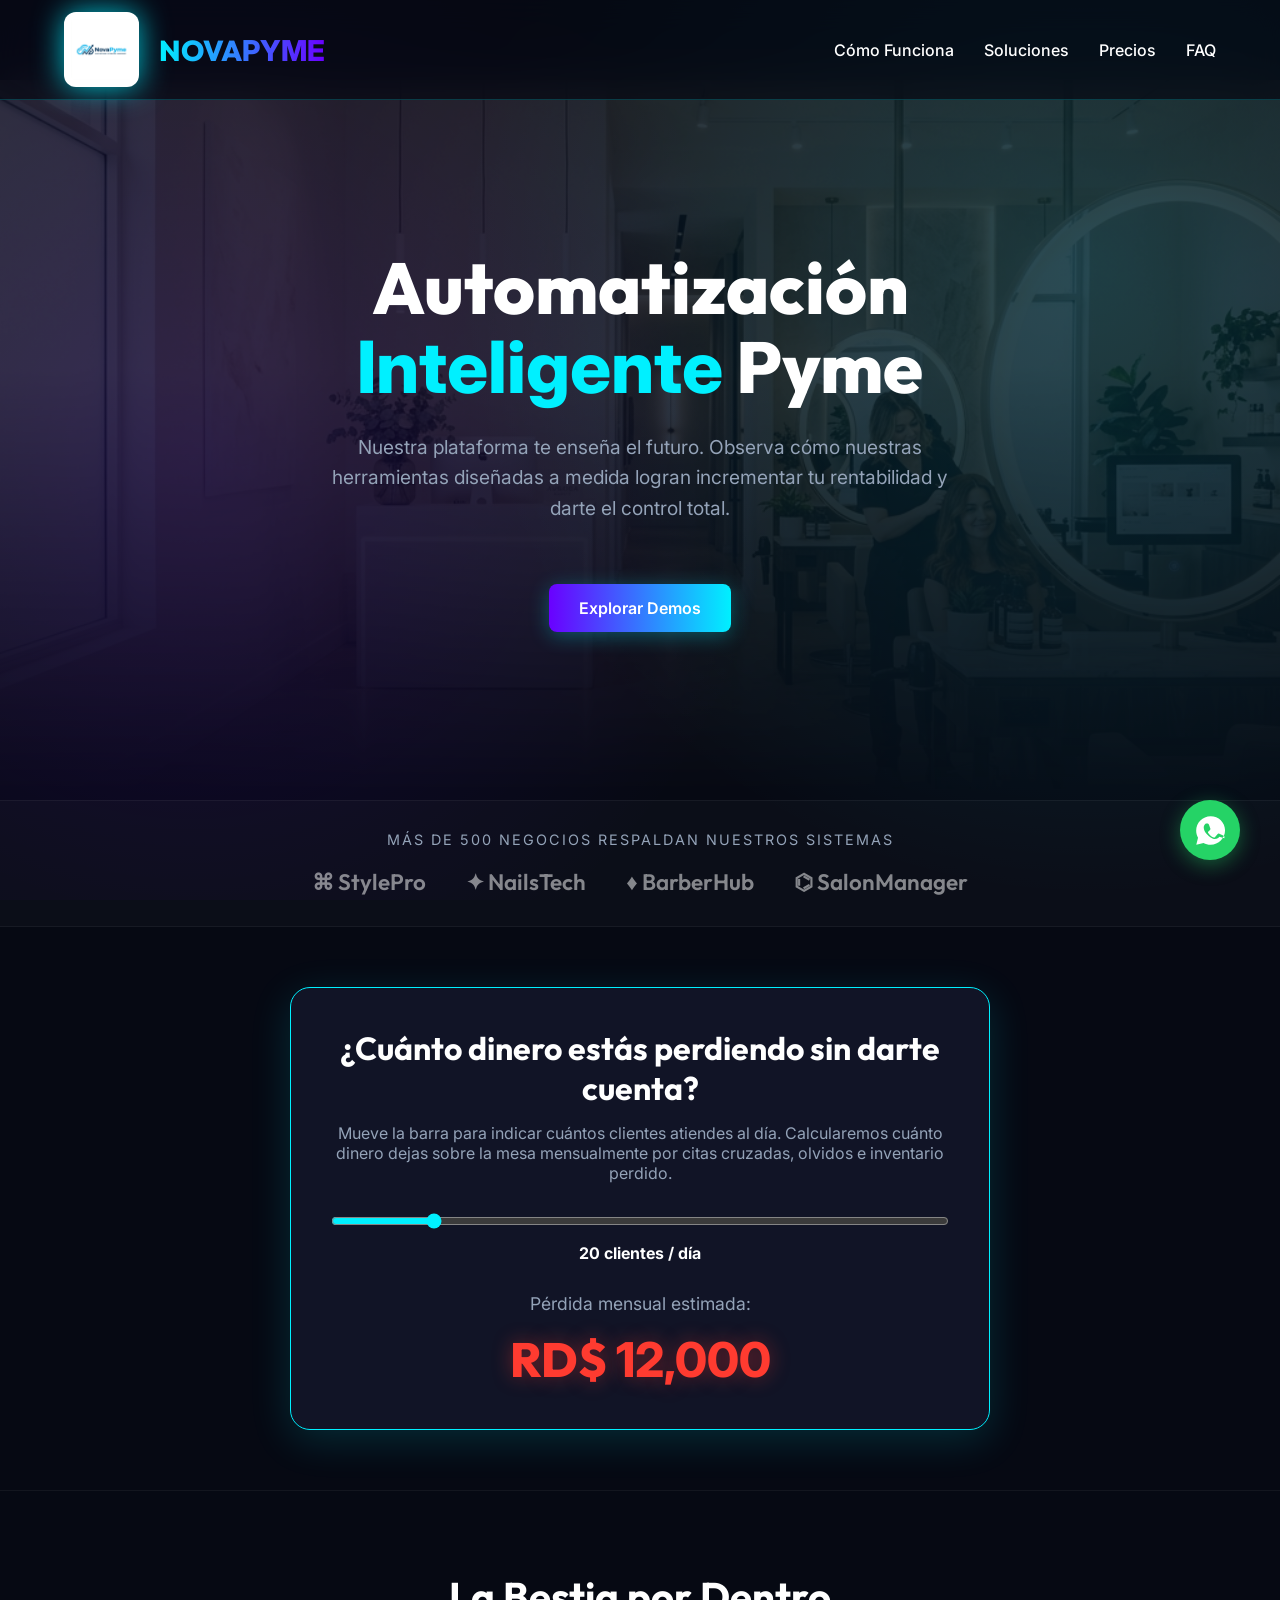
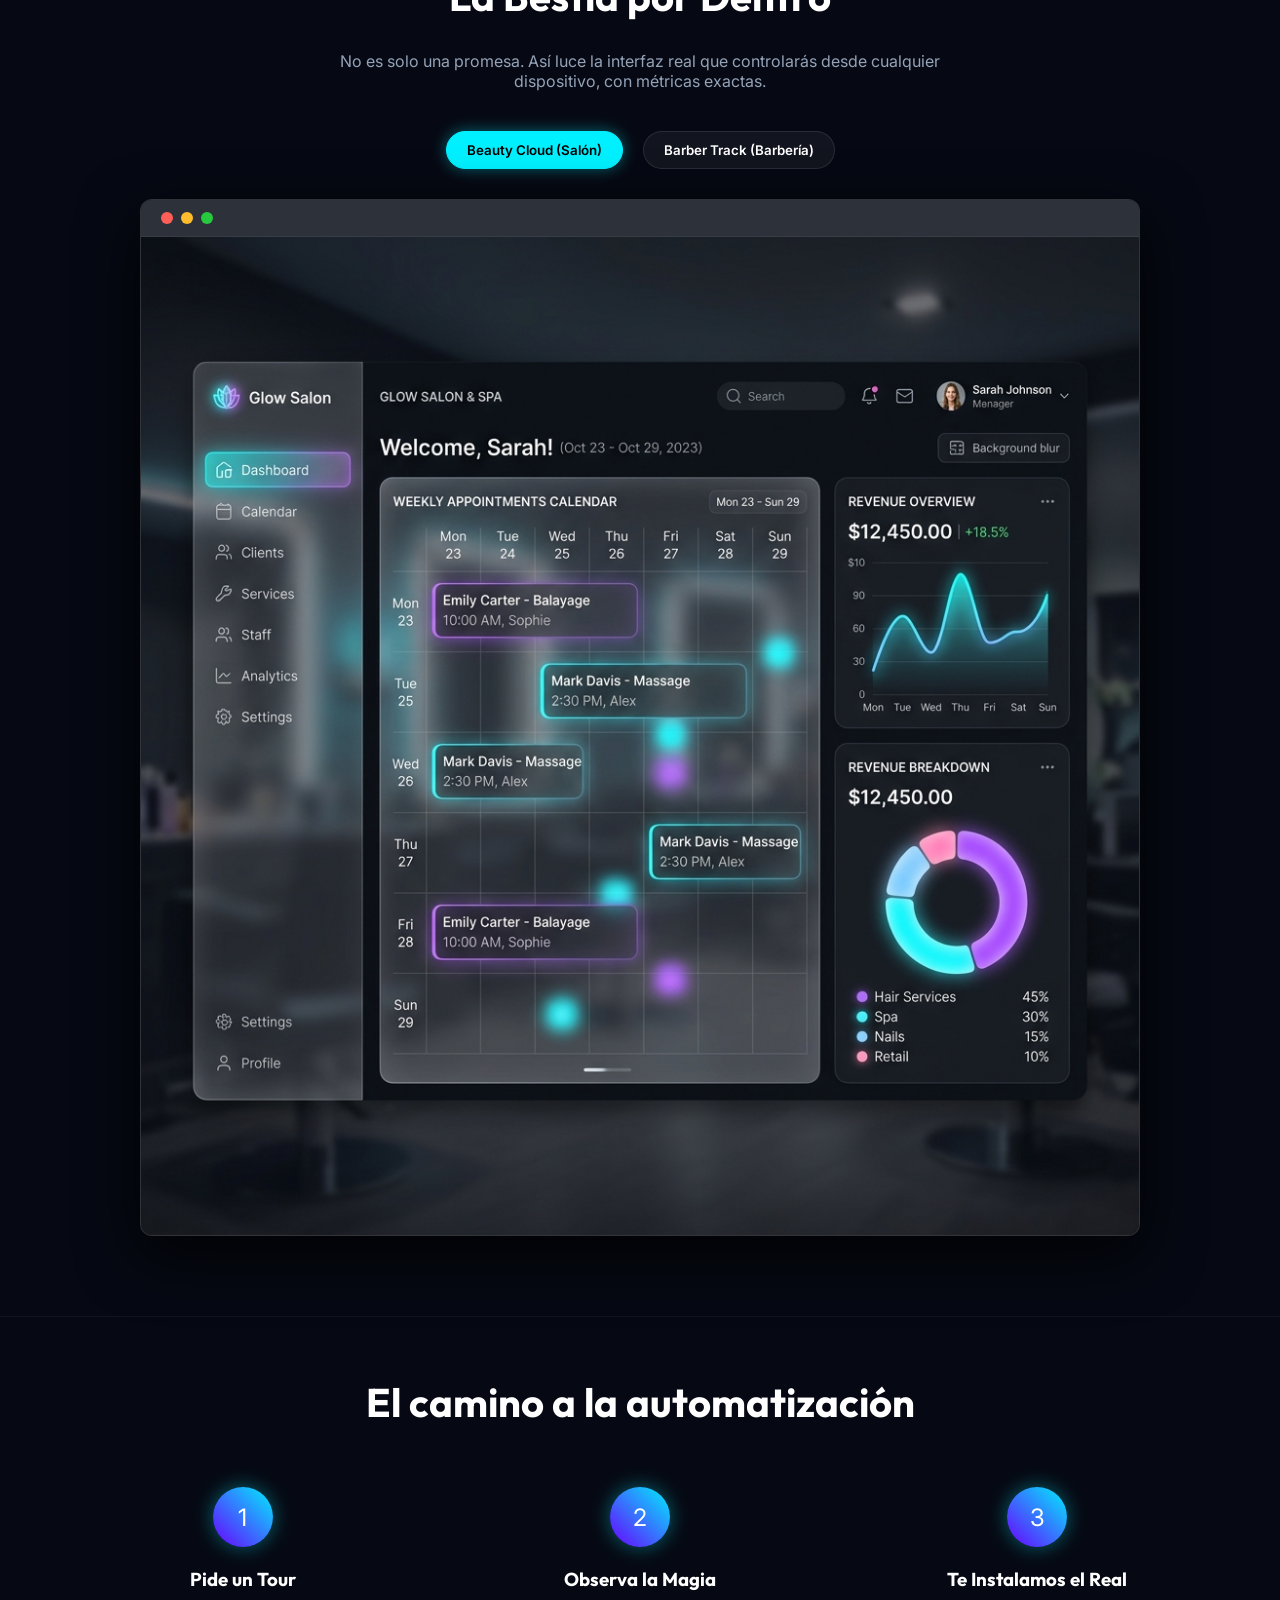
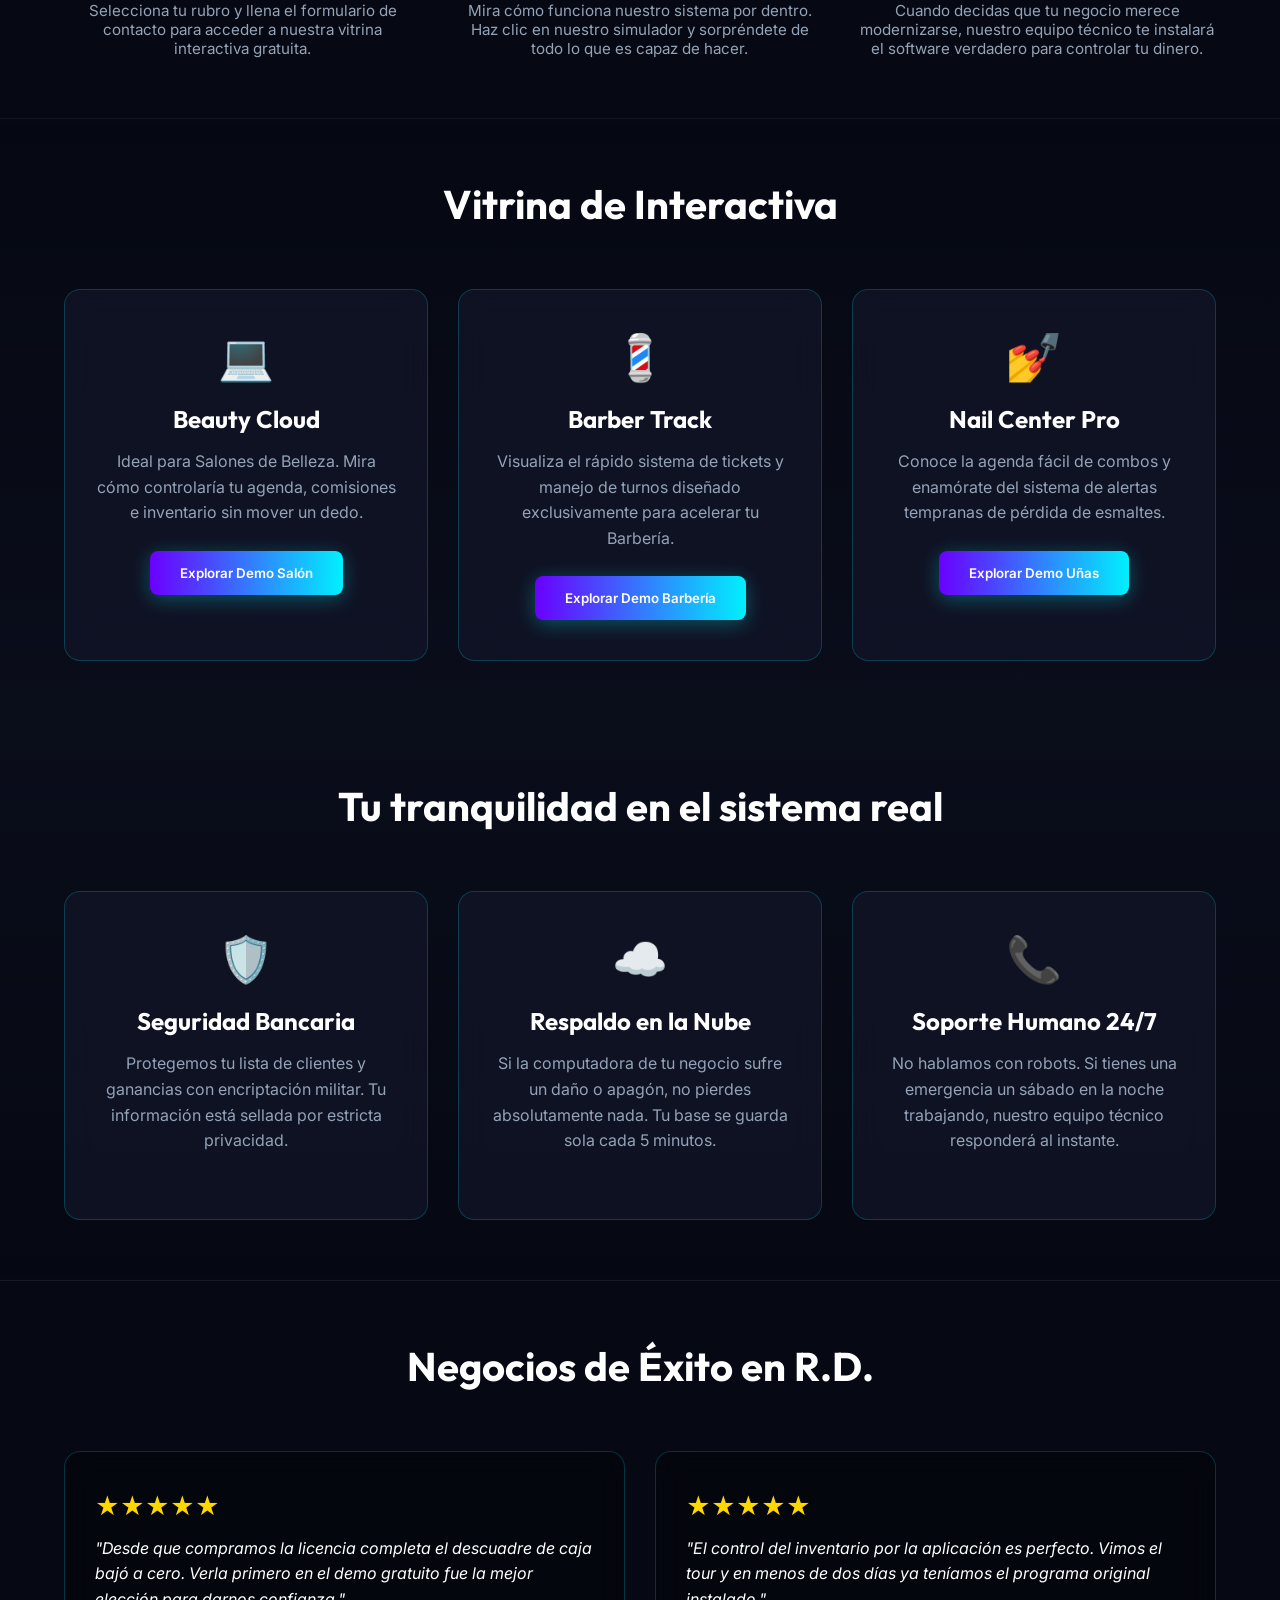
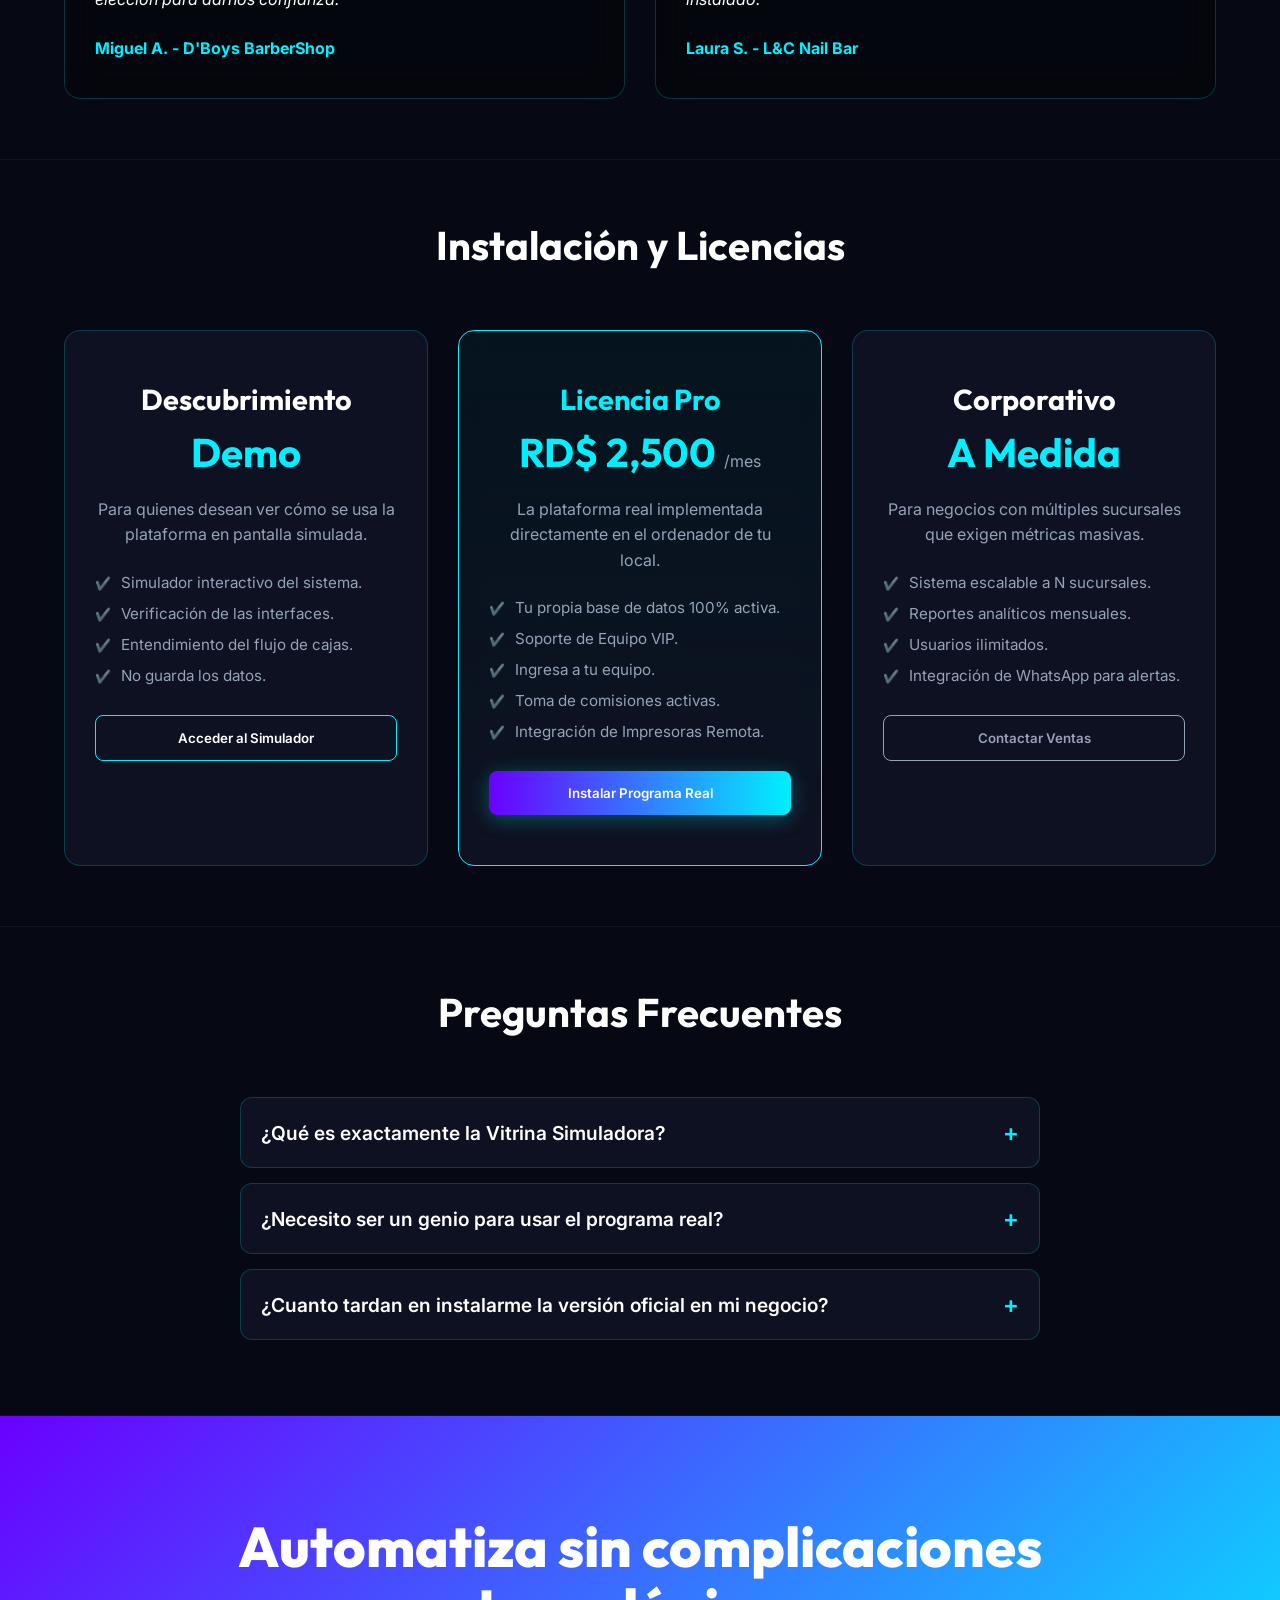
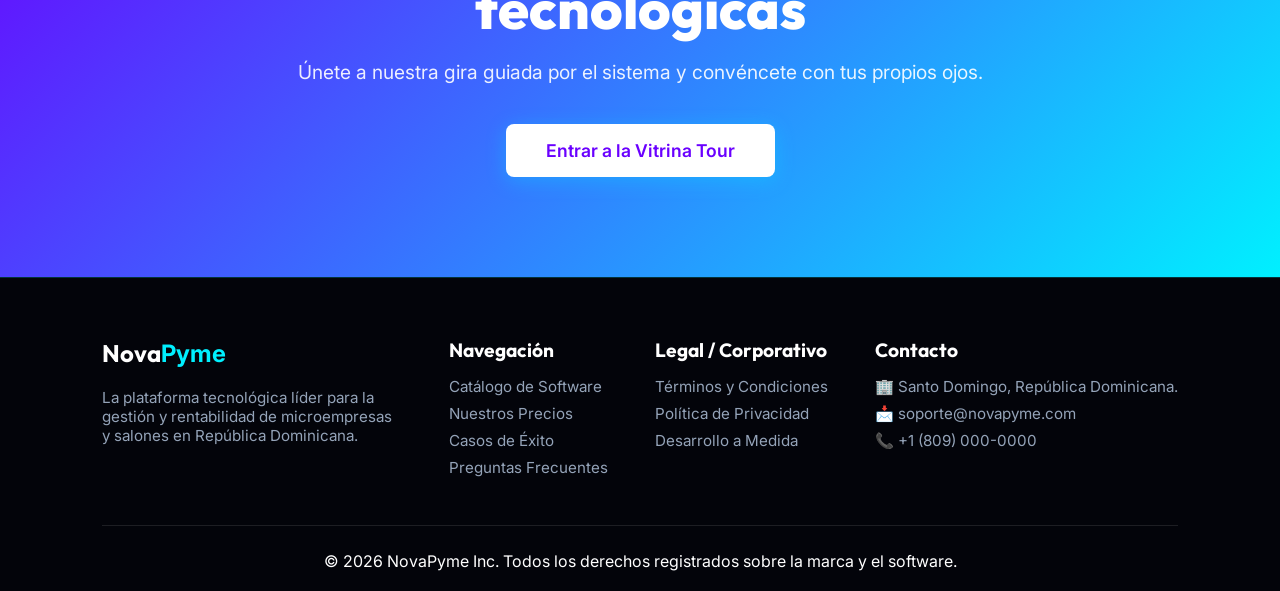
<file: index.html>
<!DOCTYPE html>
<html lang="es">
<head>
    <meta charset="UTF-8">
    <meta name="viewport" content="width=device-width, initial-scale=1.0">
    <title>NovaPyme - Soluciones Informáticas del Futuro</title>
    <link href="https://fonts.googleapis.com/css2?family=Outfit:wght@300;400;600;800&family=Inter:wght@400;500;600&display=swap" rel="stylesheet">
    <style>
        :root {
            --bg-color: #060913;
            --surface-color: rgba(20, 24, 44, 0.6);
            --border-color: rgba(0, 240, 255, 0.2);
            --primary-accent: #00f0ff;
            --secondary-accent: #6a00ff;
            --text-main: #ffffff;
            --text-muted: #94a3b8;
            --glass-blur: 16px;
        }

        * {
            margin: 0; padding: 0; box-sizing: border-box;
            font-family: 'Inter', sans-serif; scroll-behavior: smooth;
        }

        body {
            background-color: var(--bg-color); color: var(--text-main); overflow-x: hidden;
            background-image: radial-gradient(circle at 15% 50%, rgba(106, 0, 255, 0.15) 0%, transparent 50%),
                              radial-gradient(circle at 85% 30%, rgba(0, 240, 255, 0.15) 0%, transparent 50%);
            background-attachment: fixed;
        }

        /* Nav */
        header {
            position: fixed; top: 0; width: 100%; height: 100px; display: flex; align-items: center; justify-content: space-between;
            padding: 0 5%; background: rgba(6, 9, 19, 0.7); backdrop-filter: blur(var(--glass-blur));
            border-bottom: 1px solid var(--border-color); z-index: 1000;
        }
        .logo-container { display: flex; align-items: center; gap: 20px; }
        .logo-img { height: 75px; width: auto; border-radius: 12px; box-shadow: 0 0 30px rgba(0, 240, 255, 0.8); background: white; padding: 7px; }
        .brand-name { font-family: 'Outfit', sans-serif; font-weight: 800; font-size: 1.8rem; background: linear-gradient(90deg, var(--primary-accent), var(--secondary-accent)); -webkit-background-clip: text; -webkit-text-fill-color: transparent; }
        nav ul { display: flex; list-style: none; gap: 30px; }
        nav ul li a { color: var(--text-main); text-decoration: none; font-weight: 500; transition: color 0.3s; }
        nav ul li a:hover { color: var(--primary-accent); }

        /* Hero */
        .hero { position: relative; min-height: 80vh; display: flex; align-items: center; padding: 0 5%; margin-top: 80px; text-align: center; justify-content: center; }
        .hero::before { content: ''; position: absolute; top: 0; left: 0; width: 100%; height: 100%; background: url("assets/bg_salon.png") no-repeat center center/cover; opacity: 0.15; z-index: -1; mask-image: linear-gradient(to bottom, black 40%, transparent 100%); -webkit-mask-image: linear-gradient(to bottom, black 40%, transparent 100%); }
        .hero-content { max-width: 800px; z-index: 1; margin: 0 auto; }
        .hero h1 { font-family: 'Outfit', sans-serif; font-size: 4.5rem; line-height: 1.1; margin-bottom: 25px; font-weight: 800; }
        .hero h1 span { color: var(--primary-accent); }
        .hero p { font-size: 1.2rem; color: var(--text-muted); margin: 0 auto 40px; line-height: 1.6; max-width: 650px; }

        /* Animaciones Scroll (AOS personalizadas) */
        .reveal {
            opacity: 0;
            transform: translateY(40px);
            transition: opacity 0.8s ease-out, transform 0.8s ease-out;
        }
        .reveal.active {
            opacity: 1;
            transform: translateY(0);
        }

        /* Trust Banner */
        .trust-banner {
            background: rgba(255,255,255,0.02); border-top: 1px solid rgba(255,255,255,0.05); border-bottom: 1px solid rgba(255,255,255,0.05); padding: 30px 5%; text-align: center;
        }
        .trust-banner p { color: var(--text-muted); font-size: 0.9rem; text-transform: uppercase; letter-spacing: 2px; margin-bottom: 20px; }
        .trust-banner .logos { display: flex; justify-content: center; gap: 40px; flex-wrap: wrap; opacity: 0.5; color: white; }
        .trust-banner .logos h4 { font-family: 'Outfit', sans-serif; font-size: 1.4rem; font-weight: 600; display:flex; align-items:center; gap:8px;}

        /* General Sections */
        .catalog { padding: 60px 5%; position: relative; border-bottom: 1px solid rgba(255,255,255,0.05); }
        .section-title { text-align: center; font-family: 'Outfit', sans-serif; font-size: 2.5rem; margin-bottom: 60px; color: white; }

        /* Grid general de tarjetas */
        .catalog-grid { display: grid; grid-template-columns: repeat(auto-fit, minmax(300px, 1fr)); gap: 30px; }

        /* Opciones visuales base para tarjetas */
        .card { background: var(--surface-color); border: 1px solid var(--border-color); padding: 40px 30px; border-radius: 16px; backdrop-filter: blur(var(--glass-blur)); text-align: center; transition: transform 0.4s, border-color 0.4s, box-shadow 0.4s; overflow: hidden; position: relative;}
        .card:hover { transform: translateY(-10px); border-color: rgba(0, 240, 255, 0.5); box-shadow: 0 10px 40px rgba(0, 0, 0, 0.5); }
        .card-icon { font-size: 2.8rem; margin-bottom: 20px; }
        .card h3 { font-family: 'Outfit', sans-serif; font-size: 1.5rem; margin-bottom: 15px; color: white; }
        .card p { color: var(--text-muted); line-height: 1.6; margin-bottom: 25px; }

        /* Tarjetas de Precios Específicas */
        .price-card { padding: 50px 30px; }
        .price-card.featured { border-color: var(--primary-accent); background: linear-gradient(180deg, rgba(0, 240, 255, 0.05) 0%, rgba(20, 24, 44, 0.6) 100%); }
        .price-card h3 { font-size: 1.8rem; margin-bottom: 10px; }
        .price-card .price { font-size: 2.5rem; font-family: 'Outfit', sans-serif; color: var(--primary-accent); font-weight: bold; margin-bottom: 20px; }
        .price-card ul { list-style: none; text-align: left; margin-bottom: 30px; }
        .price-card ul li { color: var(--text-muted); margin-bottom: 12px; font-size: 0.95rem; }
        .price-card ul li::before { content: '✔️'; color: var(--primary-accent); margin-right: 10px; font-size: 0.8rem; }
        
        /* Pasos (Cómo Funciona) */
        .step-container { display: flex; justify-content: center; align-items: start; gap: 40px; margin-top: 40px; flex-wrap: wrap; }
        .step { flex: 1; min-width: 250px; text-align: center; }
        .step-number { width: 60px; height: 60px; background: linear-gradient(45deg, var(--secondary-accent), var(--primary-accent)); border-radius: 50%; display: flex; justify-content: center; align-items: center; font-size: 1.5rem; font-family: 'Outfit', font-weight: bold; color: white; margin: 0 auto 20px; box-shadow: 0 0 20px rgba(0, 240, 255, 0.4); }

        .btn-primary { display: inline-block; padding: 14px 30px; background: linear-gradient(90deg, var(--secondary-accent), var(--primary-accent)); color: white; text-decoration: none; font-weight: 600; border-radius: 8px; border: none; cursor: pointer; transition: 0.3s; box-shadow: 0 4px 20px rgba(0, 240, 255, 0.3); }
        .btn-primary:hover { transform: translateY(-3px); box-shadow: 0 8px 30px rgba(0, 240, 255, 0.5); }

        /* FAQ Details Accordion */
        details { background: var(--surface-color); border: 1px solid var(--border-color); padding: 20px; margin-bottom: 15px; border-radius: 12px; transition: all 0.3s ease; }
        details[open] { border-color: var(--primary-accent); box-shadow: 0 5px 20px rgba(0, 240, 255, 0.1); }
        summary { font-size: 1.2rem; color: white; font-weight: 600; cursor: pointer; outline: none; list-style: none; display: flex; justify-content: space-between; align-items: center; }
        summary::-webkit-details-marker { display: none; }
        summary::after { content: '+'; color: var(--primary-accent); font-size: 1.5rem; }
        details[open] summary::after { content: '-'; }

        /* Footer */
        footer { background: #03040a; border-top: 1px solid var(--border-color); text-align: left; padding: 60px 8% 20px; }
        .footer-grid { display: flex; justify-content: space-between; flex-wrap: wrap; gap: 30px; margin-bottom: 40px; }
        .footer-col h4 { color: white; margin-bottom: 15px; font-family: 'Outfit', sans-serif; font-size: 1.2rem; }
        .footer-col p, .footer-col a { color: var(--text-muted); text-decoration: none; display: block; margin-bottom: 8px; font-size: 0.95rem; transition: 0.3s; }
        .footer-col a:hover { color: var(--primary-accent); }

        /* Float WhatsApp */
        .float-wa {
            position: fixed; width: 60px; height: 60px; bottom: 40px; right: 40px;
            background-color: #25d366; color: #FFF; border-radius: 50px; text-align: center;
            font-size: 30px; box-shadow: 0px 5px 20px rgba(37, 211, 102, 0.4);
            z-index: 1000; display: flex; align-items: center; justify-content: center;
            transition: transform 0.3s ease, box-shadow 0.3s ease;
        }
        .float-wa:hover { transform: scale(1.1); box-shadow: 0px 8px 25px rgba(37, 211, 102, 0.6); }

        /* Modal Full Screen */
        .modal { display: none; position: fixed; top: 0; left: 0; width: 100%; height: 100%; background: rgba(0,0,0,0.9); z-index: 2000; align-items: center; justify-content: center; }
        .modal-content-wrapper { position: relative; width: 95%; max-width: 1200px; height: 90vh; border-radius: 20px; overflow: hidden; display: flex; box-shadow: 0 0 50px rgba(0, 240, 255, 0.2); border: 1px solid var(--border-color); }
        .modal-bg-img { position: absolute; top: 0; left: 0; width: 100%; height: 100%; background-position: center; background-size: cover; z-index: 0; opacity: 0.5; transition: 0.4s ease; }
        .modal-overlay { position: absolute; top: 0; left: 0; width: 100%; height: 100%; background: linear-gradient(90deg, rgba(6,9,19,0.95) 0%, rgba(6,9,19,0.4) 100%); z-index: 1; }
        .close-modal { position: absolute; top: 20px; right: 25px; font-size: 2.5rem; color: white; cursor: pointer; z-index: 10; }
        .modal-inner { position: relative; z-index: 2; display: flex; width: 100%; height: 100%; }
        .modal-info { flex: 1.2; padding: 50px; display: flex; flex-direction: column; justify-content: center; }
        .modal-info h2 { font-family: 'Outfit', sans-serif; font-size: 3.5rem; line-height: 1.1; color: white; margin-bottom: 20px; }
        .modal-info h2 span { color: var(--primary-accent); }
        .modal-info p { color: var(--text-muted); font-size: 1.2rem; line-height: 1.6; max-width: 90%; }
        
        .modal-form-area { flex: 1; padding: 40px; display: flex; align-items: center; justify-content: center; }
        .glass-form { background: var(--surface-color); border: 1px solid var(--border-color); padding: 40px; border-radius: 16px; backdrop-filter: blur(25px); width: 100%; max-width: 450px; box-shadow: 0 10px 40px rgba(0,0,0,0.5); }
        .glass-form h4 { font-family: 'Outfit', sans-serif; font-size: 1.5rem; color: white; margin-bottom: 20px; text-align: center; }
        .form-group { margin-bottom: 15px; }
        .form-group label { display: block; font-size: 0.85rem; font-weight: 500; margin-bottom: 6px; color: var(--text-muted); }
        .form-group input { width: 100%; padding: 12px 15px; background: rgba(255,255,255,0.05); border: 1px solid rgba(255,255,255,0.1); border-radius: 8px; color: white; font-family: 'Inter', sans-serif; }
        .form-group input:focus { outline: none; border-color: var(--primary-accent); }
        .row-2 { display: flex; gap: 15px; }
        .row-2 .form-group { flex: 1; }

        /* ROI Calculator */
        .calculator-section { padding: 60px 5%; text-align: center; border-bottom: 1px solid rgba(255,255,255,0.05); }
        .calc-container { background: rgba(20,24,44,0.8); border: 1px solid var(--primary-accent); max-width: 700px; margin: 0 auto; padding: 40px; border-radius: 20px; box-shadow: 0 10px 40px rgba(0,240,255,0.15); backdrop-filter: blur(10px); }
        .calc-container h3 { font-family: 'Outfit', sans-serif; font-size: 2rem; margin-bottom: 15px; color: white; }
        .calc-slider-wrap { margin: 30px 0; }
        .calc-slider { width: 100%; cursor: pointer; accent-color: var(--primary-accent); }
        .calc-result { font-family: 'Outfit', sans-serif; font-size: 3rem; color: #ff3b30; font-weight: 800; margin-top: 15px; text-shadow: 0 0 20px rgba(255,59,48,0.4); }
        
        /* Dashboard Showcase */
        .showcase-section { padding: 80px 5%; text-align: center; position: relative; border-bottom: 1px solid rgba(255,255,255,0.05); }
        .mac-window { background: #1a1c23; border-radius: 12px; border: 1px solid rgba(255,255,255,0.1); max-width: 1000px; margin: 0 auto; box-shadow: 0 20px 60px rgba(0,0,0,0.8); overflow: hidden; position: relative; }
        .mac-header { background: #2d313a; padding: 12px 20px; display: flex; gap: 8px; border-bottom: 1px solid rgba(255,255,255,0.05); }
        .mac-dot { width: 12px; height: 12px; border-radius: 50%; }
        .mac-dot.red { background: #ff5f56; }
        .mac-dot.yellow { background: #ffbd2e; }
        .mac-dot.green { background: #27c93f; }
        .mac-body img { width: 100%; height: auto; display: block; }
        .showcase-tabs { display: flex; justify-content: center; gap: 20px; margin-bottom: 30px; }
        .tab-btn { background: rgba(255,255,255,0.05); border: 1px solid rgba(255,255,255,0.1); color: white; padding: 10px 20px; border-radius: 30px; cursor: pointer; transition: 0.3s; font-weight: 600; }
        .tab-btn.active { background: var(--primary-accent); color: black; border-color: var(--primary-accent); box-shadow: 0 0 15px rgba(0,240,255,0.4); }

        /* Urgency Alert */
        .urgency-alert { color: #ff3b30; font-size: 0.9rem; font-weight: bold; text-align: center; margin-bottom: 20px; animation: pulse 2s infinite; }
        @keyframes pulse { 0% { opacity: 1; } 50% { opacity: 0.5; } 100% { opacity: 1; } }
        
    </style>
</head>
<body>

    <header>
        <div class="logo-container">
            <img src="assets/logo.png" class="logo-img" alt="NovaPyme">
            <div class="brand-name">NOVA<span>PYME</span></div>
        </div>
        <nav>
            <ul>
                <li><a href="#comofunciona">Cómo Funciona</a></li>
                <li><a href="#soluciones">Soluciones</a></li>
                <li><a href="#precios">Precios</a></li>
                <li><a href="#faq">FAQ</a></li>
            </ul>
        </nav>
    </header>

    <main>
        <section class="hero">
            <div class="hero-content">
                <h1>Automatización <span>Inteligente</span> Pyme</h1>
                <p>Nuestra plataforma te enseña el futuro. Observa cómo nuestras herramientas diseñadas a medida logran incrementar tu rentabilidad y darte el control total.</p>
                <br>
                <a href="#soluciones" class="btn-primary">Explorar Demos</a>
            </div>
        </section>

        <!-- TRUST BANNER -->
        <div class="trust-banner reveal">
            <p>Más de 500 negocios respaldan nuestros sistemas</p>
            <div class="logos">
                <h4>⌘ StylePro</h4>
                <h4>✦ NailsTech</h4>
                <h4>♦ BarberHub</h4>
                <h4>⌬ SalonManager</h4>
            </div>
        </div>

        <!-- ROI CALCULATOR -->
        <section class="calculator-section reveal">
            <div class="calc-container">
                <h3>¿Cuánto dinero estás perdiendo sin darte cuenta?</h3>
                <p style="color:var(--text-muted);">Mueve la barra para indicar cuántos clientes atiendes al día. Calcularemos cuánto dinero dejas sobre la mesa mensualmente por citas cruzadas, olvidos e inventario perdido.</p>
                <div class="calc-slider-wrap">
                    <input type="range" min="5" max="100" value="20" class="calc-slider" id="clientesSlider">
                    <p style="color:white; margin-top:10px; font-weight:bold;"><span id="clientesNum">20</span> clientes / día</p>
                </div>
                <p style="color:var(--text-muted); font-size:1.1rem;">Pérdida mensual estimada:</p>
                <div class="calc-result">RD$ <span id="perdidaNum">12,000</span></div>
            </div>
        </section>

        <!-- DASHBOARD SHOWCASE -->
        <section class="showcase-section reveal">
            <h2 class="section-title" style="margin-bottom: 30px;">La Bestia por Dentro</h2>
            <p style="color:var(--text-muted); max-width:600px; margin: 0 auto 40px;">No es solo una promesa. Así luce la interfaz real que controlarás desde cualquier dispositivo, con métricas exactas.</p>
            
            <div class="showcase-tabs">
                <button class="tab-btn active" onclick="cambiarShowcase('salon')">Beauty Cloud (Salón)</button>
                <button class="tab-btn" onclick="cambiarShowcase('barber')">Barber Track (Barbería)</button>
            </div>

            <div class="mac-window">
                <div class="mac-header">
                    <div class="mac-dot red"></div>
                    <div class="mac-dot yellow"></div>
                    <div class="mac-dot green"></div>
                </div>
                <div class="mac-body">
                    <img src="assets/ui_dashboard_salon.png" id="showcaseImg" alt="Dashboard Preview">
                </div>
            </div>
        </section>

        <!-- SECCIÓN "CÓMO FUNCIONA" -->
        <section id="comofunciona" class="catalog">
            <h2 class="section-title reveal">El camino a la automatización</h2>
            <div class="step-container">
                <div class="step reveal">
                    <div class="step-number">1</div>
                    <h3 style="color:white; margin-bottom:10px; font-family:'Outfit', sans-serif;">Pide un Tour</h3>
                    <p style="color:var(--text-muted); font-size:0.95rem;">Selecciona tu rubro y llena el formulario de contacto para acceder a nuestra vitrina interactiva gratuita.</p>
                </div>
                <div class="step reveal" style="transition-delay: 0.1s;">
                    <div class="step-number">2</div>
                    <h3 style="color:white; margin-bottom:10px; font-family:'Outfit', sans-serif;">Observa la Magia</h3>
                    <p style="color:var(--text-muted); font-size:0.95rem;">Mira cómo funciona nuestro sistema por dentro. Haz clic en nuestro simulador y sorpréndete de todo lo que es capaz de hacer.</p>
                </div>
                <div class="step reveal" style="transition-delay: 0.2s;">
                    <div class="step-number">3</div>
                    <h3 style="color:white; margin-bottom:10px; font-family:'Outfit', sans-serif;">Te Instalamos el Real</h3>
                    <p style="color:var(--text-muted); font-size:0.95rem;">Cuando decidas que tu negocio merece modernizarse, nuestro equipo técnico te instalará el software verdadero para controlar tu dinero.</p>
                </div>
            </div>
        </section>

        <!-- CATALOGO -->
        <section id="soluciones" class="catalog" style="background: linear-gradient(180deg, rgba(6,9,19,0) 0%, rgba(20,24,44,0.3) 100%); border-bottom: none;">
            <h2 class="section-title reveal">Vitrina de Interactiva</h2>
            <div class="catalog-grid">
                <div class="card reveal">
                    <div class="card-icon">💻</div>
                    <h3>Beauty Cloud</h3>
                    <p>Ideal para Salones de Belleza. Mira cómo controlaría tu agenda, comisiones e inventario sin mover un dedo.</p>
                    <button class="btn-primary" onclick="abrirModal('salon')">Explorar Demo Salón</button>
                </div>
                <div class="card reveal" style="transition-delay: 0.1s;">
                    <div class="card-icon">💈</div>
                    <h3>Barber Track</h3>
                    <p>Visualiza el rápido sistema de tickets y manejo de turnos diseñado exclusivamente para acelerar tu Barbería.</p>
                    <button class="btn-primary" onclick="abrirModal('barber')">Explorar Demo Barbería</button>
                </div>
                <div class="card reveal" style="transition-delay: 0.2s;">
                    <div class="card-icon">💅</div>
                    <h3>Nail Center Pro</h3>
                    <p>Conoce la agenda fácil de combos y enamórate del sistema de alertas tempranas de pérdida de esmaltes.</p>
                    <button class="btn-primary" onclick="abrirModal('nails')">Explorar Demo Uñas</button>
                </div>
            </div>
        </section>

        <!-- GARANTÍAS (WHY US) -->
        <section id="garantias" class="catalog" style="background: linear-gradient(0deg, rgba(6,9,19,0) 0%, rgba(20,24,44,0.3) 100%);">
            <h2 class="section-title reveal">Tu tranquilidad en el sistema real</h2>
            <div class="catalog-grid">
                <div class="card reveal">
                    <div class="card-icon">🛡️</div>
                    <h3>Seguridad Bancaria</h3>
                    <p>Protegemos tu lista de clientes y ganancias con encriptación militar. Tu información está sellada por estricta privacidad.</p>
                </div>
                <div class="card reveal" style="transition-delay: 0.1s;">
                    <div class="card-icon">☁️</div>
                    <h3>Respaldo en la Nube</h3>
                    <p>Si la computadora de tu negocio sufre un daño o apagón, no pierdes absolutamente nada. Tu base se guarda sola cada 5 minutos.</p>
                </div>
                <div class="card reveal" style="transition-delay: 0.2s;">
                    <div class="card-icon">📞</div>
                    <h3>Soporte Humano 24/7</h3>
                    <p>No hablamos con robots. Si tienes una emergencia un sábado en la noche trabajando, nuestro equipo técnico responderá al instante.</p>
                </div>
            </div>
        </section>

        <!-- TESTIMONIOS (SOCIAL PROOF) -->
        <section id="testimonios" class="catalog">
            <h2 class="section-title reveal">Negocios de Éxito en R.D.</h2>
            <div class="catalog-grid" style="grid-template-columns: repeat(2, 1fr);">
                <div class="card reveal" style="text-align: left; background: rgba(0,0,0,0.3);">
                    <div style="color: #ffd700; font-size:1.5rem; margin-bottom:15px;">★★★★★</div>
                    <p style="color: white; font-style: italic;">"Desde que compramos la licencia completa el descuadre de caja bajó a cero. Verla primero en el demo gratuito fue la mejor elección para darnos confianza."</p>
                    <h4 style="color: var(--primary-accent); margin-top: 20px;">Miguel A. - D'Boys BarberShop</h4>
                </div>
                <div class="card reveal" style="text-align: left; background: rgba(0,0,0,0.3); transition-delay: 0.1s;">
                    <div style="color: #ffd700; font-size:1.5rem; margin-bottom:15px;">★★★★★</div>
                    <p style="color: white; font-style: italic;">"El control del inventario por la aplicación es perfecto. Vimos el tour y en menos de dos días ya teníamos el programa original instalado."</p>
                    <h4 style="color: var(--primary-accent); margin-top: 20px;">Laura S. - L&C Nail Bar</h4>
                </div>
            </div>
        </section>

        <!-- PRECIOS (PRICING TABLE) -->
        <section id="precios" class="catalog">
            <h2 class="section-title reveal">Instalación y Licencias</h2>
            <div class="catalog-grid">
                
                <div class="card price-card reveal">
                    <h3>Descubrimiento</h3>
                    <div class="price">Demo</div>
                    <p style="margin-bottom: 25px;">Para quienes desean ver cómo se usa la plataforma en pantalla simulada.</p>
                    <ul>
                        <li>Simulador interactivo del sistema.</li>
                        <li>Verificación de las interfaces.</li>
                        <li>Entendimiento del flujo de cajas.</li>
                        <li>No guarda los datos.</li>
                    </ul>
                    <button class="btn-primary" style="background: transparent; border: 1px solid var(--primary-accent); color: white; width:100%; box-shadow:none;" onclick="document.getElementById('soluciones').scrollIntoView();">Acceder al Simulador</button>
                </div>

                <div class="card price-card featured reveal" style="transition-delay: 0.1s;">
                    <h3 style="color: var(--primary-accent);">Licencia Pro</h3>
                    <div class="price">RD$ 2,500 <span style="font-size:1rem; color:var(--text-muted); font-weight:normal;">/mes</span></div>
                    <p style="margin-bottom: 25px;">La plataforma real implementada directamente en el ordenador de tu local.</p>
                    <ul>
                        <li>Tu propia base de datos 100% activa.</li>
                        <li>Soporte de Equipo VIP.</li>
                        <li>Ingresa a tu equipo.</li>
                        <li>Toma de comisiones activas.</li>
                        <li>Integración de Impresoras Remota.</li>
                    </ul>
                    <button class="btn-primary" style="width:100%;" onclick="alert('Una vez mires nuestro Demo interactivo, solicita la instalación llamando a soporte.');">Instalar Programa Real</button>
                </div>

                <div class="card price-card reveal" style="transition-delay: 0.2s;">
                    <h3>Corporativo</h3>
                    <div class="price">A Medida</div>
                    <p style="margin-bottom: 25px;">Para negocios con múltiples sucursales que exigen métricas masivas.</p>
                    <ul>
                        <li>Sistema escalable a N sucursales.</li>
                        <li>Reportes analíticos mensuales.</li>
                        <li>Usuarios ilimitados.</li>
                        <li>Integración de WhatsApp para alertas.</li>
                    </ul>
                    <button class="btn-primary" style="background: transparent; border: 1px solid var(--text-muted); color: var(--text-muted); width:100%; box-shadow:none;" onclick="alert('Contacta al equipo de ventas para cotizar tu sucursal.');">Contactar Ventas</button>
                </div>

            </div>
        </section>

        <!-- FAQ (PREGUNTAS FRECUENTES) -->
        <section id="faq" class="catalog">
            <h2 class="section-title reveal">Preguntas Frecuentes</h2>
            <div style="max-width: 800px; margin: 0 auto;" class="reveal">
                <details>
                    <summary>¿Qué es exactamente la Vitrina Simuladora?</summary>
                    <p style="color:var(--text-muted); margin-top:15px; line-height:1.6;">Es un visualizador tecnológico para que puedas hacer clic y ojear todo nuestro programa sin dañar ninguna base de datos real. Te sirve para conocerlo ante de comprar.</p>
                </details>
                <details>
                    <summary>¿Necesito ser un genio para usar el programa real?</summary>
                    <p style="color:var(--text-muted); margin-top:15px; line-height:1.6;">No necesitas saber nada de computadoras. Todo el sistema está programado para ser tan fácil de usar como tu propio WhatsApp.</p>
                </details>
                <details>
                    <summary>¿Cuanto tardan en instalarme la versión oficial en mi negocio?</summary>
                    <p style="color:var(--text-muted); margin-top:15px; line-height:1.6;">Menos de 30 minutos. Nos conectamos contigo por computadora usando programas como TeamViewer o AnyDesk, lo instalamos y creamos tus usuarios rápidamente luego del pago.</p>
                </details>
            </div>
        </section>

        <!-- CTA FINAL -->
        <section class="reveal" style="padding: 100px 5%; text-align: center; background: linear-gradient(135deg, var(--secondary-accent) 0%, var(--primary-accent) 100%);">
            <h2 style="font-family:'Outfit', sans-serif; font-size: 3.5rem; color: white; margin-bottom: 20px; font-weight: 800; max-width: 900px; margin-left: auto; margin-right: auto; line-height: 1.1;">Automatiza sin complicaciones tecnológicas</h2>
            <p style="color: rgba(255,255,255,0.9); font-size: 1.2rem; margin-bottom: 40px;">Únete a nuestra gira guiada por el sistema y convéncete con tus propios ojos.</p>
            <button onclick="document.getElementById('soluciones').scrollIntoView();" class="btn-primary" style="background: white; color: var(--secondary-accent); font-size: 1.1rem; padding: 16px 40px;">Entrar a la Vitrina Tour</button>
        </section>
    </main>

    <!-- FOOTER -->
    <footer>
        <div class="footer-grid">
            <div class="footer-col" style="max-width:300px;">
                <h4 style="font-size:1.5rem; margin-bottom:20px;">Nova<span style="color:var(--primary-accent);">Pyme</span></h4>
                <p>La plataforma tecnológica líder para la gestión y rentabilidad de microempresas y salones en República Dominicana.</p>
            </div>
            <div class="footer-col">
                <h4>Navegación</h4>
                <a href="#soluciones">Catálogo de Software</a>
                <a href="#precios">Nuestros Precios</a>
                <a href="#testimonios">Casos de Éxito</a>
                <a href="#faq">Preguntas Frecuentes</a>
            </div>
            <div class="footer-col">
                <h4>Legal / Corporativo</h4>
                <a href="#">Términos y Condiciones</a>
                <a href="#">Política de Privacidad</a>
                <a href="#">Desarrollo a Medida</a>
            </div>
            <div class="footer-col">
                <h4>Contacto</h4>
                <p>🏢 Santo Domingo, República Dominicana.</p>
                <p>📩 soporte@novapyme.com</p>
                <p>📞 +1 (809) 000-0000</p>
            </div>
        </div>
        <div style="border-top:1px solid rgba(255,255,255,0.1); text-align:center; padding-top:25px;">
            <p>&copy; 2026 NovaPyme Inc. Todos los derechos registrados sobre la marca y el software.</p>
        </div>
    </footer>

    <!-- BOTON FLOTANTE WHATSAPP -->
    <a href="https://wa.me/18090000000" class="float-wa" target="_blank" title="Chatea con Soporte">
        <svg viewBox="0 0 32 32" width="35" height="35" fill="white">
            <path d="M16.1 2.9C8.8 2.9 2.9 8.8 2.9 16.1c0 2.4.6 4.6 1.7 6.6L3 29.1l6.6-1.7c1.9 1 4.1 1.6 6.5 1.6 7.3 0 13.2-5.9 13.2-13.2S23.4 2.9 16.1 2.9zM24 21.8c-.3.9-1.8 1.7-2.6 1.8-.8.1-1.8.3-3.6-.4-2.1-.8-4.5-2.8-5.7-4.4C10.9 17.2 9.8 15 9.8 13.2c0-1.8 1-2.7 1.4-3.2.4-.4.9-.5 1.2-.5h.9c.3 0 .7-.1 1.1.8.4 1 1.3 3.3 1.4 3.7.1.4.2.8-.1 1.2-.2.4-.4.6-.7.9-.3.3-.6.6-.9.9-.3.3-.6.6-.2 1.2.4.6 1.3 1.7 2.2 2.5 1.2 1 2.2 1.4 2.8 1.6.6.2 1 .2 1.4-.4.4-.6 1.7-2 2.2-2.7.4-.7 1-.6 1.6-.3 2.1 1 3.5 1.6 3.8 1.8s.6.3.7.5c.2.2.2 1 .1 1.9z"/>
        </svg>
    </a>

    <!-- Ventana Modal de Prueba -->
    <div id="trialModal" class="modal">
        <div class="modal-content-wrapper">
            <div id="modalBgImage" class="modal-bg-img"></div>
            <div class="modal-overlay"></div>
            <span class="close-modal" onclick="cerrarModal()">&times;</span>
            <div class="modal-inner">
                <div class="modal-info">
                    <h2 id="modalTitle" style="font-size: 2.8rem; line-height: 1.2;">Revoluciona tu <span>Negocio</span></h2>
                    <p id="modalDesc">Accede a nuestra vitrina interactiva y mira cómo controlaría tu agenda, comisiones e inventario sin mover un dedo.</p>
                </div>
                <div class="modal-form-area">
                    <div class="glass-form">
                        <p class="urgency-alert">🔥 Por alta demanda, solo nos quedan 3 instalaciones gratuitas esta semana</p>
                        <h4>Agendar Tour de Sistema</h4>
                        <div class="form-group"><label>Nombre de la Empresa o Pyme</label><input type="text" placeholder="Ej. D'Luis BarberShop" required></div>
                        <div class="form-group"><label>Nombre Completo (Propietario)</label><input type="text" placeholder="Tu nombre" required></div>
                        <div class="form-group"><label>Teléfono (WhatsApp)</label><input type="tel" placeholder="809-xxx-xxxx" required></div>
                        <div class="row-2">
                            <div class="form-group"><label>Ciudad</label><input type="text" placeholder="Ej. Distrito Nacional" required></div>
                            <div class="form-group"><label>Provincia</label><input type="text" placeholder="Ej. Santo Domingo" required></div>
                        </div>
                        <div class="row-2">
                            <div class="form-group"><label>Calle</label><input type="text" placeholder="Nombre de la calle" required></div>
                            <div class="form-group"><label>Número Local</label><input type="text" placeholder="# Local" required></div>
                        </div>
                        <div class="form-group"><label>País</label><input type="text" value="República Dominicana" disabled style="background:rgba(0,0,0,0.5); cursor: not-allowed; color:#00f0ff; border-style:dashed;"></div>
                        <button class="btn-primary" style="width: 100%; margin-top: 15px;" onclick="enviarFormulario()">Acceder al Tour Simulado</button>
                    </div>
                </div>
            </div>
        </div>
    </div>

    <script>
        // Logica del Modal y Router
        let currentDemo = '';
        const bd = {
            'salon': { tit: 'Tour <span>Beauty Cloud</span>', des: 'Explora nuestra interfaz inteligente y descubre los reportes estadísticos y manejo de personal que harán despegar tu Salón.', img: 'url("assets/bg_salon.png")' },
            'barber': { tit: 'Tour <span>Barber Track</span>', des: 'Mira en tiempo real cómo lucen los perfiles de los barberos y siente la fluidez visual de nuestra caja registradora.', img: 'url("assets/bg_barber.png")' },
            'nails': { tit: 'Tour <span>Nail Center Pro</span>', des: 'Navega libremente por nuestro calendario visual y comprueba lo sencillo que será vender tus acrílicos sin desfases.', img: 'url("assets/bg_salon.png")' }
        };
        function abrirModal(tipo) {
            currentDemo = tipo;
            document.getElementById('modalTitle').innerHTML = bd[tipo].tit;
            document.getElementById('modalDesc').innerText = bd[tipo].des;
            document.getElementById('modalBgImage').style.backgroundImage = bd[tipo].img;
            document.getElementById('trialModal').style.display = 'flex';
        }
        function cerrarModal() { document.getElementById('trialModal').style.display = 'none'; }
        function enviarFormulario() { 
            alert("¡Usuario Demo Registrado! Cargando el programa..."); 
            
            let carpetaPyme = '';
            if (currentDemo === 'salon') carpetaPyme = 'demo_salon';
            if (currentDemo === 'barber') carpetaPyme = 'demo_peluqueria';
            if (currentDemo === 'nails') carpetaPyme = 'demo_unas';
            
            window.location.href = carpetaPyme + '/index.html'; 
        }

        // Calculadora ROI
        const slider = document.getElementById('clientesSlider');
        const clientesNum = document.getElementById('clientesNum');
        const perdidaNum = document.getElementById('perdidaNum');
        
        slider.addEventListener('input', function() {
            const clientes = this.value;
            clientesNum.innerText = clientes;
            // Formula matemática de ejemplo: (clientes * 25 pesos) * 24 dias laborables
            const perdida = (clientes * 25) * 24;
            perdidaNum.innerText = perdida.toLocaleString('en-US');
        });

        // Dashboard Showcase Tab Switcher
        function cambiarShowcase(tipo) {
            document.querySelectorAll('.tab-btn').forEach(btn => btn.classList.remove('active'));
            event.target.classList.add('active');
            const img = document.getElementById('showcaseImg');
            if(tipo === 'salon') img.src = 'assets/ui_dashboard_salon.png';
            if(tipo === 'barber') img.src = 'assets/ui_dashboard_barber.png';
        }

        // Mapeo e Interseccion Observer para Animaciones en Scroll
        document.addEventListener('DOMContentLoaded', () => {
            const observer = new IntersectionObserver((entries) => {
                entries.forEach((entry) => {
                    if (entry.isIntersecting) {
                        entry.target.classList.add('active');
                    }
                });
            }, { threshold: 0.1 });

            document.querySelectorAll('.reveal').forEach((el) => {
                observer.observe(el);
            });
        });
    </script>
</body>
</html>
</file>
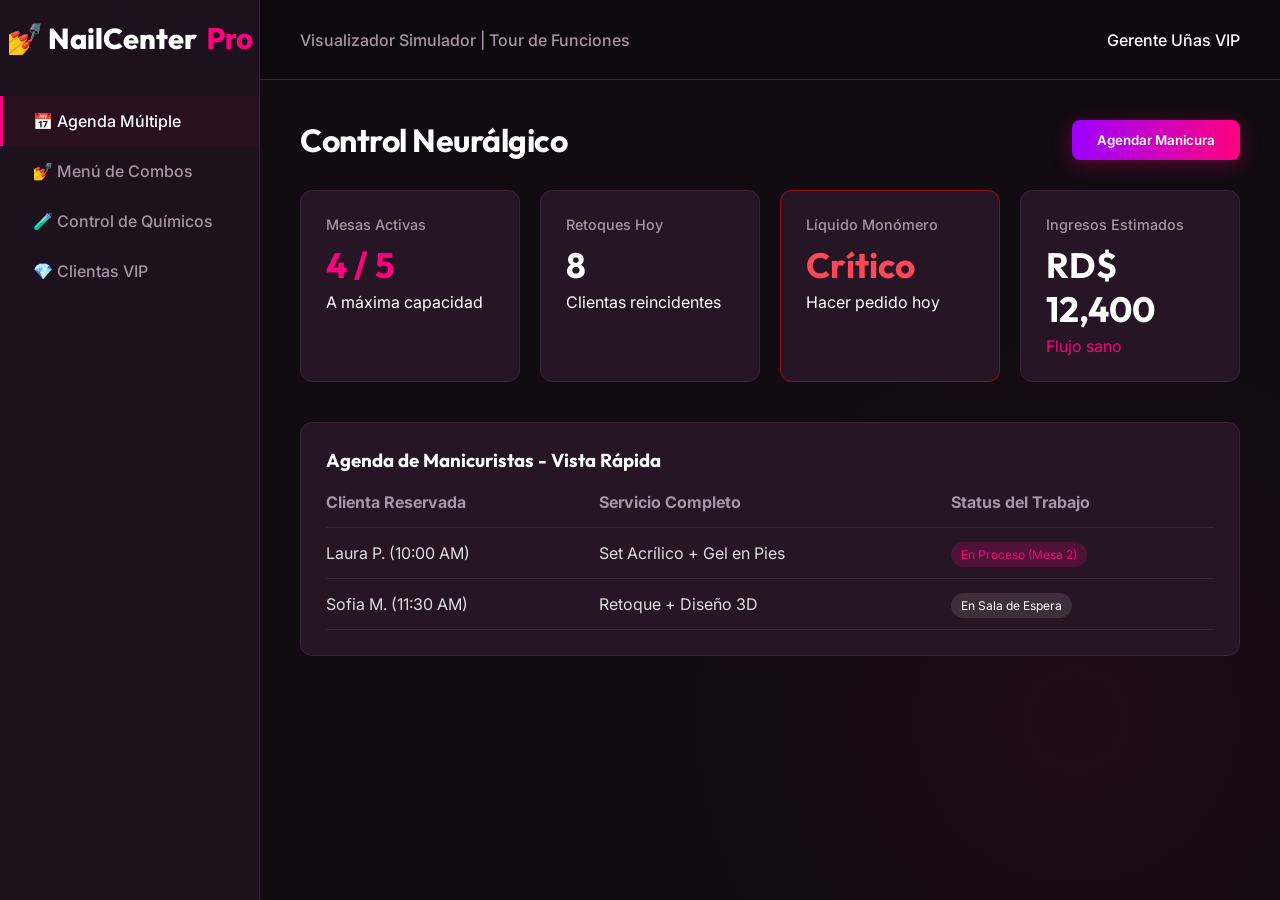
<file: demo_unas/index.html>
<!DOCTYPE html>
<html lang="es">
<head>
    <meta charset="UTF-8">
    <meta name="viewport" content="width=device-width, initial-scale=1.0">
    <title>Nail Center Pro - Simulador</title>
    <link href="https://fonts.googleapis.com/css2?family=Outfit:wght@300;400;600;800&family=Inter:wght@400;500;600&display=swap" rel="stylesheet">
    <style>
        :root {
            --bg-dark: #120b12; /* Tono morado oscuro */
            --sidebar-bg: #1c111c;
            --surface: #261625;
            --primary: #ff007f; /* Rosa Neon */
            --secondary: #9d00ff; /* Morado Fuerte */
            --text-main: #ffffff;
            --text-muted: #a894a8;
            --border: #382436;
        }

        * { margin: 0; padding: 0; box-sizing: border-box; font-family: 'Inter', sans-serif; }
        body { background-color: var(--bg-dark); color: var(--text-main); display: flex; height: 100vh; overflow: hidden; }

        /* Loader */
        #loader { position: fixed; top: 0; left: 0; width: 100%; height: 100%; background: var(--bg-dark); z-index: 9999; display: flex; flex-direction: column; justify-content: center; align-items: center; transition: opacity 0.5s ease; }
        .spinner { width: 50px; height: 50px; border: 4px solid var(--border); border-top-color: var(--primary); border-radius: 50%; animation: spin 1s linear infinite; margin-bottom: 20px; }
        @keyframes spin { 100% { transform: rotate(360deg); } }

        /* Sidebar */
        .sidebar { width: 260px; background: var(--sidebar-bg); border-right: 1px solid var(--border); display: flex; flex-direction: column; padding: 20px 0; }
        .brand { font-family: 'Outfit', sans-serif; font-size: 1.8rem; font-weight: 800; text-align: center; margin-bottom: 40px; color: white; display: flex; align-items: center; justify-content: center; gap:10px; }
        .brand span { color: var(--primary); }
        .nav-item { padding: 15px 30px; color: var(--text-muted); cursor: pointer; display: flex; align-items: center; gap: 15px; font-weight: 500; transition: 0.3s; border-left: 3px solid transparent; }
        .nav-item:hover, .nav-item.active { background: rgba(255, 0, 127, 0.05); color: var(--text-main); border-left: 3px solid var(--primary); }

        /* Topbar & Content */
        .main-content { flex: 1; display: flex; flex-direction: column; overflow: hidden; background-image: radial-gradient(circle at 80% 80%, rgba(255, 0, 127, 0.05) 0%, transparent 40%); }
        .topbar { height: 80px; background: rgba(0,0,0,0.2); border-bottom: 1px solid var(--border); display: flex; align-items: center; justify-content: space-between; padding: 0 40px; }
        .dashboard-area { padding: 40px; overflow-y: auto; flex: 1; }
        .header-title { display: flex; justify-content: space-between; align-items: center; margin-bottom: 30px; }
        .header-title h2 { font-family: 'Outfit', sans-serif; font-size: 2rem; letter-spacing: -0.5px;}
        
        .btn-new { background: linear-gradient(90deg, var(--secondary), var(--primary)); color: white; font-weight: 600; padding: 12px 25px; border-radius: 8px; border: none; cursor: pointer; transition: 0.3s; box-shadow: 0 5px 20px rgba(255,0,127,0.3); }
        .btn-new:hover { transform: translateY(-3px); box-shadow: 0 8px 25px rgba(255,0,127,0.5); }

        /* Matrics */
        .metrics-grid { display: grid; grid-template-columns: repeat(4, 1fr); gap: 20px; margin-bottom: 40px; }
        .metric-card { background: var(--surface); border: 1px solid var(--border); padding: 25px; border-radius: 12px; }
        .metric-card h4 { color: var(--text-muted); font-size: 0.9rem; margin-bottom: 10px; font-weight: 500; }
        .metric-card h3 { font-family: 'Outfit', sans-serif; font-size: 2.2rem; margin-bottom: 5px; }

        /* Paneles */
        .panel { background: var(--surface); border: 1px solid var(--border); border-radius: 12px; padding: 25px; margin-bottom: 20px; }
        .panel h3 { font-family: 'Outfit', sans-serif; margin-bottom: 20px; color: white; }
        table { width: 100%; border-collapse: collapse; }
        th { text-align: left; padding-bottom: 15px; color: var(--text-muted); border-bottom: 1px solid var(--border); }
        td { padding: 15px 0; border-bottom: 1px solid var(--border); color: #ddd; }

        .modal { display: none; position: fixed; top:0; left:0; width:100%; height:100%; background:rgba(0,0,0,0.8); align-items:center; justify-content:center; }
        .modal-content { background: var(--surface); padding: 30px; border-radius: 16px; width: 450px; border: 1px solid var(--primary); }
        .modal input, .modal select { width: 100%; padding: 12px; margin-bottom: 15px; background: rgba(0,0,0,0.3); color: white; border: 1px solid var(--border); border-radius: 8px; font-family: 'Inter'; }
    </style>
</head>
<body>
    <div id="loader"><div class="spinner"></div><h3 style="color:white; font-family:'Outfit'">Diseñando Entorno de Uñas...</h3></div>
    
    <div class="sidebar">
        <div class="brand">💅 NailCenter<span>Pro</span></div>
        <div class="nav-item active">📅 Agenda Múltiple</div>
        <div class="nav-item">💅 Menú de Combos</div>
        <div class="nav-item">🧪 Control de Químicos</div>
        <div class="nav-item">💎 Clientas VIP</div>
    </div>

    <div class="main-content">
        <div class="topbar">
            <div style="font-weight: 500; color:var(--text-muted);">Visualizador Simulador | Tour de Funciones</div>
            <div style="font-weight: 500; color:var(--text-main);">Gerente Uñas VIP</div>
        </div>

        <div class="dashboard-area">
            <div class="header-title">
                <h2>Control Neurálgico</h2>
                <button class="btn-new" onclick="document.getElementById('modalCobro').style.display='flex'">Agendar Manicura</button>
            </div>

            <div class="metrics-grid">
                <div class="metric-card"><h4>Mesas Activas</h4><h3 style="color:var(--primary)">4 / 5</h3><span>A máxima capacidad</span></div>
                <div class="metric-card"><h4>Retoques Hoy</h4><h3>8</h3><span>Clientas reincidentes</span></div>
                <div class="metric-card" style="border-color: rgba(255,0,0,0.5);"><h4>Líquido Monómero</h4><h3 style="color:#ff4757;">Crítico</h3><span>Hacer pedido hoy</span></div>
                <div class="metric-card"><h4>Ingresos Estimados</h4><h3>RD$ 12,400</h3><span style="color:var(--primary)">Flujo sano</span></div>
            </div>

            <div class="panel">
                <h3>Agenda de Manicuristas - Vista Rápida</h3>
                <table>
                    <thead><tr><th>Clienta Reservada</th><th>Servicio Completo</th><th>Status del Trabajo</th></tr></thead>
                    <tbody id="listaTickets">
                        <tr><td>Laura P. (10:00 AM)</td><td>Set Acrílico + Gel en Pies</td><td><span style="background:rgba(255,0,127,0.2); color:var(--primary); padding:5px 10px; border-radius:20px; font-size:12px;">En Proceso (Mesa 2)</span></td></tr>
                        <tr><td>Sofia M. (11:30 AM)</td><td>Retoque + Diseño 3D</td><td><span style="background:rgba(255,255,255,0.1); color:white; padding:5px 10px; border-radius:20px; font-size:12px;">En Sala de Espera</span></td></tr>
                    </tbody>
                </table>
            </div>
        </div>
    </div>

    <div id="modalCobro" class="modal">
        <div class="modal-content">
            <h3 style="margin-bottom: 20px; font-family:'Outfit';">Apartar Mesa para Clienta</h3>
            <label style="color:var(--text-muted); font-size:0.85rem;">Nombre (Busca en Clientas VIP)</label>
            <input type="text" id="fakeClient" placeholder="Ej. Paola Gómez">
            <label style="color:var(--text-muted); font-size:0.85rem;">Seleccionar Combo</label>
            <select id="fakeService"><option>Manicura Rusa + Gel</option><option>Set Acrílico Nuevo</option><option>Remoción de Uñas</option></select>
            <button class="btn-new" style="width: 100%; margin-top: 10px;" onclick="guardar()">Guardar Cita en Nube</button>
            <button class="btn-new" style="width: 100%; margin-top: 10px; background: transparent; border: 1px solid var(--border); box-shadow:none; color: white;" onclick="document.getElementById('modalCobro').style.display='none'">Cancelar</button>
        </div>
    </div>

    <script>
        setTimeout(() => { document.getElementById('loader').style.display = 'none'; }, 1000);
        function guardar() {
            let n = document.getElementById('fakeClient').value || "Clienta Sin Nombre";
            let s = document.getElementById('fakeService').value;
            let t = document.createElement('tr');
            t.innerHTML = `<td>${n} (Ahora)</td><td>${s}</td><td><span style="background:rgba(255,0,127,0.2); color:var(--primary); padding:5px 10px; border-radius:20px; font-size:12px;">Agenda Asignada</span></td>`;
            document.getElementById('listaTickets').prepend(t);
            document.getElementById('modalCobro').style.display='none';
            alert("En la versión genuina instalada en tu equipo, esta cita le mandaría un recordatorio a la clienta por WhatsApp automáticamente.");
        }
    </script>
</body>
</html>
</file>
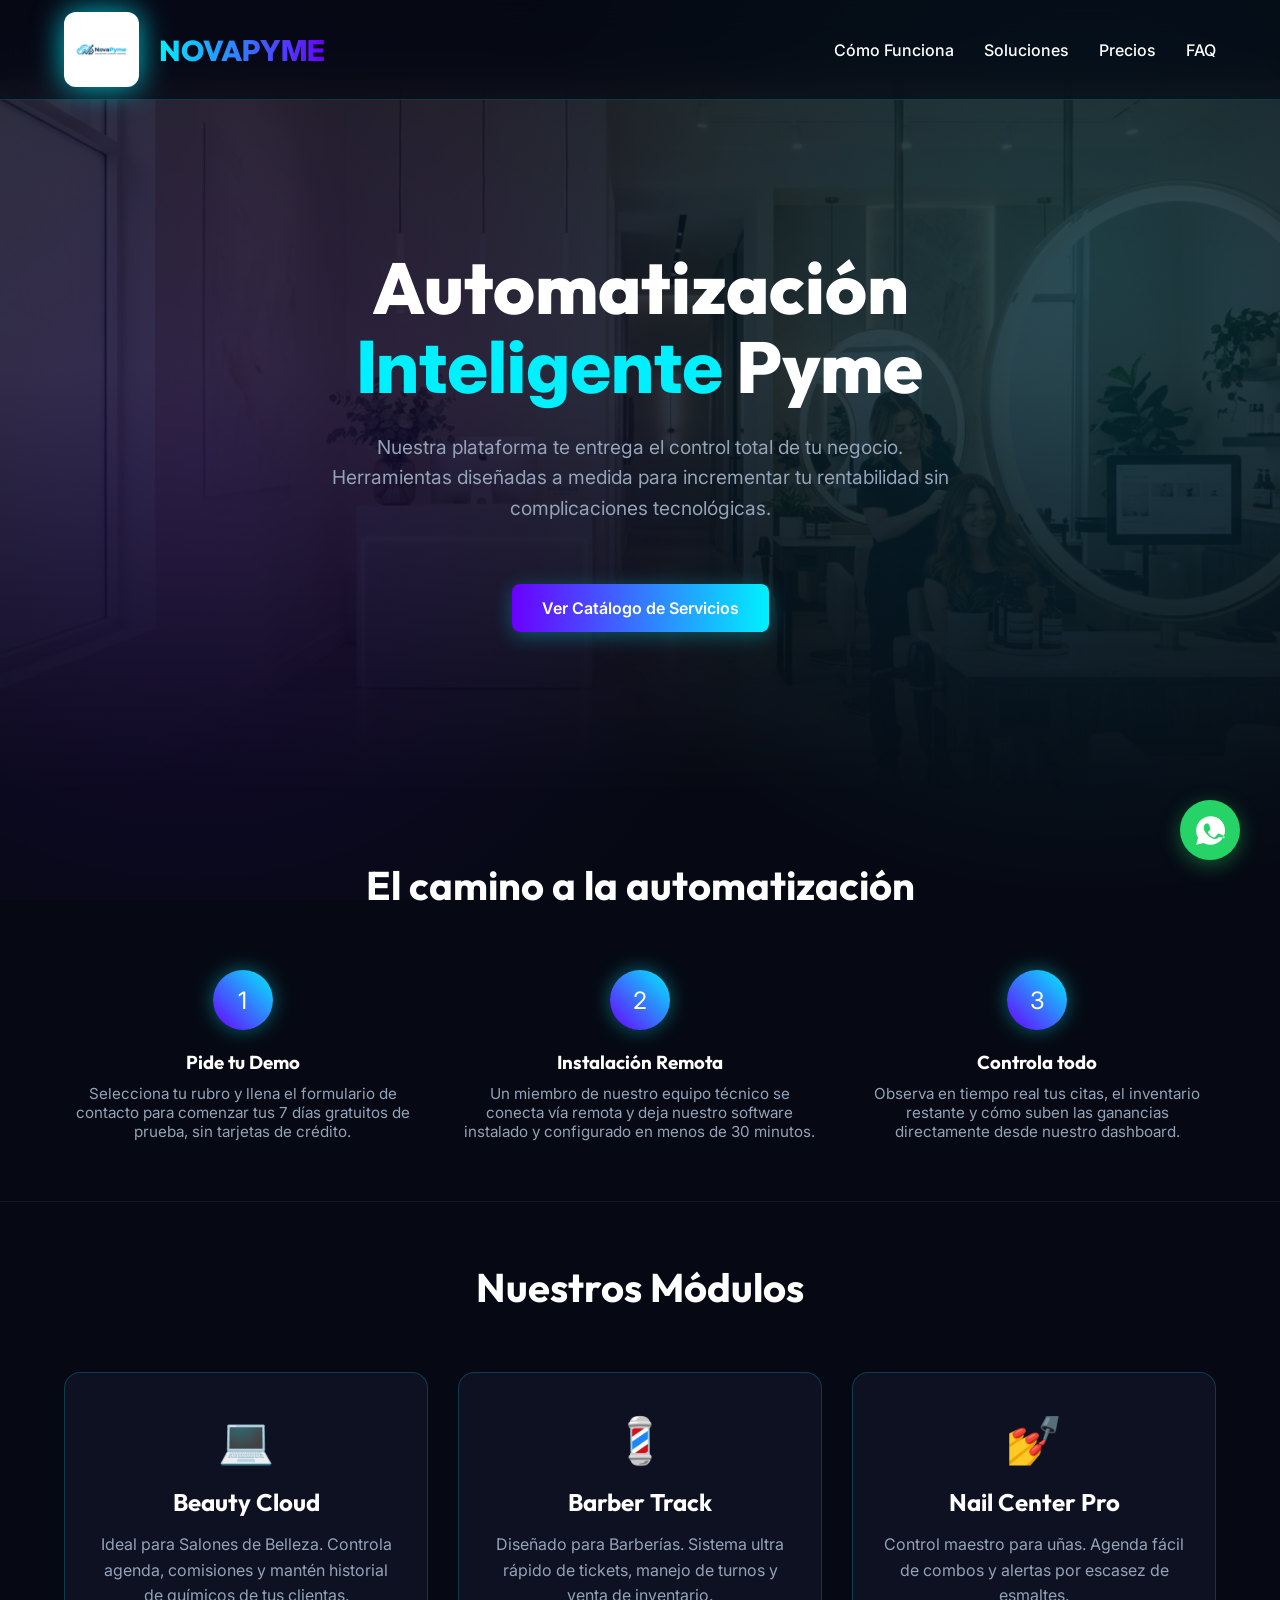
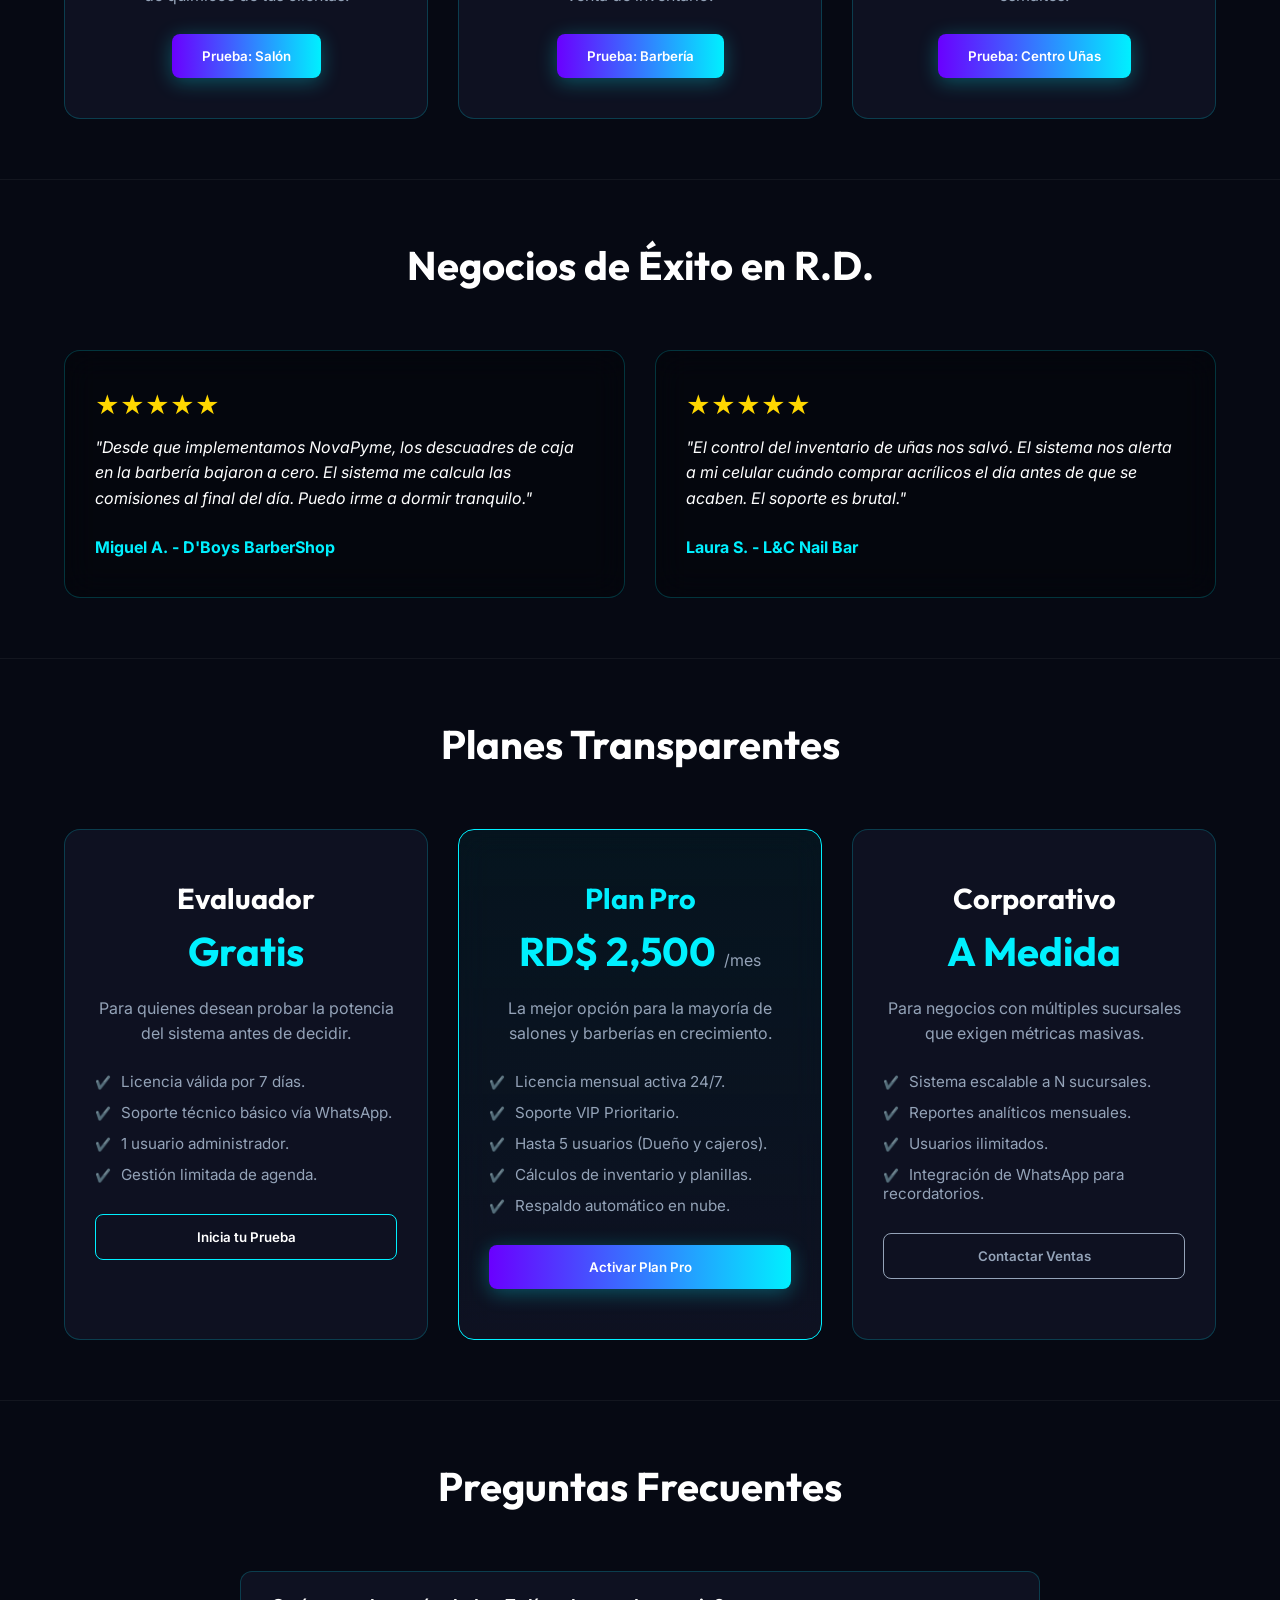
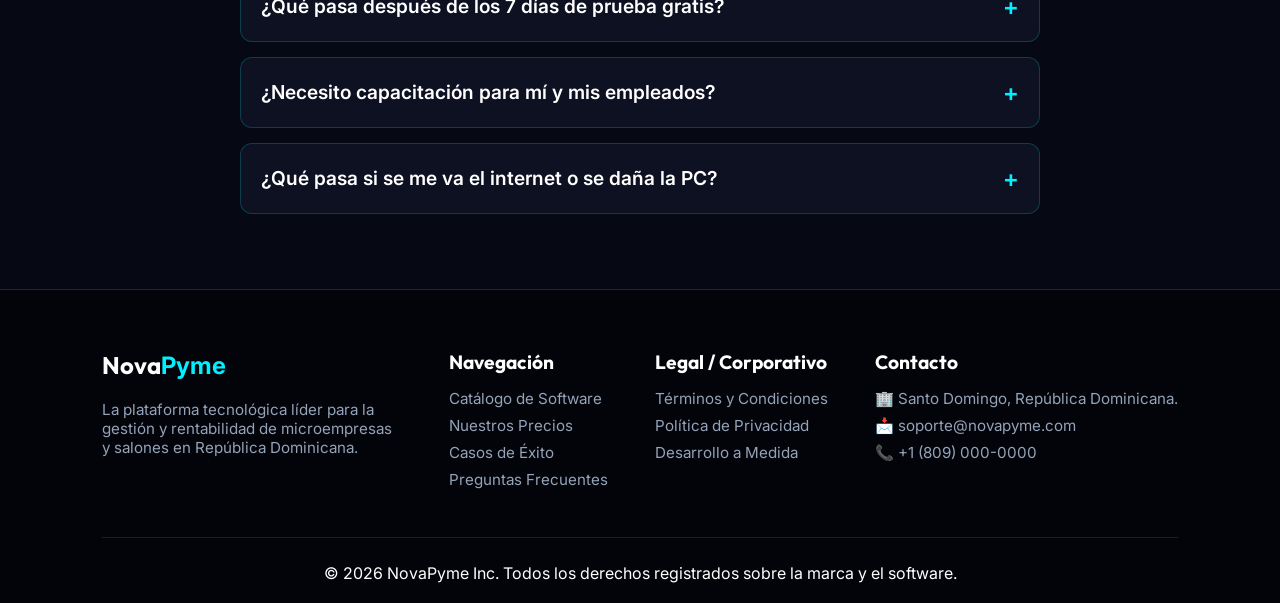
<file: index_backup.html>
<!DOCTYPE html>
<html lang="es">
<head>
    <meta charset="UTF-8">
    <meta name="viewport" content="width=device-width, initial-scale=1.0">
    <title>NovaPyme - Soluciones Informáticas del Futuro</title>
    <link href="https://fonts.googleapis.com/css2?family=Outfit:wght@300;400;600;800&family=Inter:wght@400;500;600&display=swap" rel="stylesheet">
    <style>
        :root {
            --bg-color: #060913;
            --surface-color: rgba(20, 24, 44, 0.6);
            --border-color: rgba(0, 240, 255, 0.2);
            --primary-accent: #00f0ff;
            --secondary-accent: #6a00ff;
            --text-main: #ffffff;
            --text-muted: #94a3b8;
            --glass-blur: 16px;
        }

        * {
            margin: 0; padding: 0; box-sizing: border-box;
            font-family: 'Inter', sans-serif; scroll-behavior: smooth;
        }

        body {
            background-color: var(--bg-color); color: var(--text-main); overflow-x: hidden;
            background-image: radial-gradient(circle at 15% 50%, rgba(106, 0, 255, 0.15) 0%, transparent 50%),
                              radial-gradient(circle at 85% 30%, rgba(0, 240, 255, 0.15) 0%, transparent 50%);
            background-attachment: fixed;
        }

        /* Nav */
        header {
            position: fixed; top: 0; width: 100%; height: 100px; display: flex; align-items: center; justify-content: space-between;
            padding: 0 5%; background: rgba(6, 9, 19, 0.7); backdrop-filter: blur(var(--glass-blur));
            border-bottom: 1px solid var(--border-color); z-index: 1000;
        }
        .logo-container { display: flex; align-items: center; gap: 20px; }
        .logo-img { height: 75px; width: auto; border-radius: 12px; box-shadow: 0 0 30px rgba(0, 240, 255, 0.8); background: white; padding: 7px; }
        .brand-name { font-family: 'Outfit', sans-serif; font-weight: 800; font-size: 1.8rem; background: linear-gradient(90deg, var(--primary-accent), var(--secondary-accent)); -webkit-background-clip: text; -webkit-text-fill-color: transparent; }
        nav ul { display: flex; list-style: none; gap: 30px; }
        nav ul li a { color: var(--text-main); text-decoration: none; font-weight: 500; transition: color 0.3s; }
        nav ul li a:hover { color: var(--primary-accent); }

        /* Hero */
        .hero { position: relative; min-height: 80vh; display: flex; align-items: center; padding: 0 5%; margin-top: 80px; text-align: center; justify-content: center; }
        .hero::before { content: ''; position: absolute; top: 0; left: 0; width: 100%; height: 100%; background: url("assets/bg_salon.png") no-repeat center center/cover; opacity: 0.15; z-index: -1; mask-image: linear-gradient(to bottom, black 40%, transparent 100%); -webkit-mask-image: linear-gradient(to bottom, black 40%, transparent 100%); }
        .hero-content { max-width: 800px; z-index: 1; margin: 0 auto; }
        .hero h1 { font-family: 'Outfit', sans-serif; font-size: 4.5rem; line-height: 1.1; margin-bottom: 25px; font-weight: 800; }
        .hero h1 span { color: var(--primary-accent); }
        .hero p { font-size: 1.2rem; color: var(--text-muted); margin: 0 auto 40px; line-height: 1.6; max-width: 650px; }

        /* General Sections */
        .catalog { padding: 60px 5%; position: relative; }
        .section-title { text-align: center; font-family: 'Outfit', sans-serif; font-size: 2.5rem; margin-bottom: 60px; color: white; }

        /* Grid general de tarjetas */
        .catalog-grid { display: grid; grid-template-columns: repeat(auto-fit, minmax(300px, 1fr)); gap: 30px; }

        /* Opciones visuales base para tarjetas */
        .card { background: var(--surface-color); border: 1px solid var(--border-color); padding: 40px 30px; border-radius: 16px; backdrop-filter: blur(var(--glass-blur)); text-align: center; transition: 0.4s; overflow: hidden; position: relative;}
        .card:hover { transform: translateY(-10px); border-color: rgba(0, 240, 255, 0.5); box-shadow: 0 10px 40px rgba(0, 0, 0, 0.5); }
        .card-icon { font-size: 2.8rem; margin-bottom: 20px; }
        .card h3 { font-family: 'Outfit', sans-serif; font-size: 1.5rem; margin-bottom: 15px; color: white; }
        .card p { color: var(--text-muted); line-height: 1.6; margin-bottom: 25px; }

        /* Tarjetas de Precios Específicas */
        .price-card { padding: 50px 30px; }
        .price-card.featured { border-color: var(--primary-accent); background: linear-gradient(180deg, rgba(0, 240, 255, 0.05) 0%, rgba(20, 24, 44, 0.6) 100%); }
        .price-card h3 { font-size: 1.8rem; margin-bottom: 10px; }
        .price-card .price { font-size: 2.5rem; font-family: 'Outfit', sans-serif; color: var(--primary-accent); font-weight: bold; margin-bottom: 20px; }
        .price-card ul { list-style: none; text-align: left; margin-bottom: 30px; }
        .price-card ul li { color: var(--text-muted); margin-bottom: 12px; font-size: 0.95rem; }
        .price-card ul li::before { content: '✔️'; color: var(--primary-accent); margin-right: 10px; font-size: 0.8rem; }
        
        /* Pasos (Cómo Funciona) */
        .step-container { display: flex; justify-content: center; align-items: start; gap: 40px; margin-top: 40px; flex-wrap: wrap; }
        .step { flex: 1; min-width: 250px; text-align: center; }
        .step-number { width: 60px; height: 60px; background: linear-gradient(45deg, var(--secondary-accent), var(--primary-accent)); border-radius: 50%; display: flex; justify-content: center; align-items: center; font-size: 1.5rem; font-family: 'Outfit', font-weight: bold; color: white; margin: 0 auto 20px; box-shadow: 0 0 20px rgba(0, 240, 255, 0.4); }

        .btn-primary { display: inline-block; padding: 14px 30px; background: linear-gradient(90deg, var(--secondary-accent), var(--primary-accent)); color: white; text-decoration: none; font-weight: 600; border-radius: 8px; border: none; cursor: pointer; transition: 0.3s; box-shadow: 0 4px 20px rgba(0, 240, 255, 0.3); }
        .btn-primary:hover { transform: translateY(-3px); box-shadow: 0 8px 30px rgba(0, 240, 255, 0.5); }

        /* FAQ Details Accordion */
        details { background: var(--surface-color); border: 1px solid var(--border-color); padding: 20px; margin-bottom: 15px; border-radius: 12px; transition: all 0.3s ease; }
        details[open] { border-color: var(--primary-accent); box-shadow: 0 5px 20px rgba(0, 240, 255, 0.1); }
        summary { font-size: 1.2rem; color: white; font-weight: 600; cursor: pointer; outline: none; list-style: none; display: flex; justify-content: space-between; align-items: center; }
        summary::-webkit-details-marker { display: none; }
        summary::after { content: '+'; color: var(--primary-accent); font-size: 1.5rem; }
        details[open] summary::after { content: '-'; }

        /* Footer */
        footer { background: #03040a; border-top: 1px solid var(--border-color); text-align: left; padding: 60px 8% 20px; }
        .footer-grid { display: flex; justify-content: space-between; flex-wrap: wrap; gap: 30px; margin-bottom: 40px; }
        .footer-col h4 { color: white; margin-bottom: 15px; font-family: 'Outfit', sans-serif; font-size: 1.2rem; }
        .footer-col p, .footer-col a { color: var(--text-muted); text-decoration: none; display: block; margin-bottom: 8px; font-size: 0.95rem; transition: 0.3s; }
        .footer-col a:hover { color: var(--primary-accent); }

        /* Float WhatsApp */
        .float-wa {
            position: fixed; width: 60px; height: 60px; bottom: 40px; right: 40px;
            background-color: #25d366; color: #FFF; border-radius: 50px; text-align: center;
            font-size: 30px; box-shadow: 0px 5px 20px rgba(37, 211, 102, 0.4);
            z-index: 1000; display: flex; align-items: center; justify-content: center;
            transition: all 0.3s ease;
        }
        .float-wa:hover { transform: scale(1.1); box-shadow: 0px 8px 25px rgba(37, 211, 102, 0.6); }

        /* Modal Full Screen */
        .modal { display: none; position: fixed; top: 0; left: 0; width: 100%; height: 100%; background: rgba(0,0,0,0.9); z-index: 2000; align-items: center; justify-content: center; }
        .modal-content-wrapper { position: relative; width: 95%; max-width: 1200px; height: 90vh; border-radius: 20px; overflow: hidden; display: flex; box-shadow: 0 0 50px rgba(0, 240, 255, 0.2); border: 1px solid var(--border-color); }
        .modal-bg-img { position: absolute; top: 0; left: 0; width: 100%; height: 100%; background-position: center; background-size: cover; z-index: 0; opacity: 0.5; transition: 0.4s ease; }
        .modal-overlay { position: absolute; top: 0; left: 0; width: 100%; height: 100%; background: linear-gradient(90deg, rgba(6,9,19,0.95) 0%, rgba(6,9,19,0.4) 100%); z-index: 1; }
        .close-modal { position: absolute; top: 20px; right: 25px; font-size: 2.5rem; color: white; cursor: pointer; z-index: 10; }
        .modal-inner { position: relative; z-index: 2; display: flex; width: 100%; height: 100%; }
        .modal-info { flex: 1.2; padding: 50px; display: flex; flex-direction: column; justify-content: center; }
        .modal-info h2 { font-family: 'Outfit', sans-serif; font-size: 3.5rem; line-height: 1.1; color: white; margin-bottom: 20px; }
        .modal-info h2 span { color: var(--primary-accent); }
        .modal-info p { color: var(--text-muted); font-size: 1.2rem; line-height: 1.6; max-width: 90%; }
        
        .modal-form-area { flex: 1; padding: 40px; display: flex; align-items: center; justify-content: center; }
        .glass-form { background: var(--surface-color); border: 1px solid var(--border-color); padding: 40px; border-radius: 16px; backdrop-filter: blur(25px); width: 100%; max-width: 450px; box-shadow: 0 10px 40px rgba(0,0,0,0.5); }
        .glass-form h4 { font-family: 'Outfit', sans-serif; font-size: 1.5rem; color: white; margin-bottom: 20px; text-align: center; }
        .form-group { margin-bottom: 15px; }
        .form-group label { display: block; font-size: 0.85rem; font-weight: 500; margin-bottom: 6px; color: var(--text-muted); }
        .form-group input { width: 100%; padding: 12px 15px; background: rgba(255,255,255,0.05); border: 1px solid rgba(255,255,255,0.1); border-radius: 8px; color: white; font-family: 'Inter', sans-serif; }
        .form-group input:focus { outline: none; border-color: var(--primary-accent); }
        .row-2 { display: flex; gap: 15px; }
        .row-2 .form-group { flex: 1; }
        
    </style>
</head>
<body>

    <header>
        <div class="logo-container">
            <img src="assets/logo.png" class="logo-img" alt="NovaPyme">
            <div class="brand-name">NOVA<span>PYME</span></div>
        </div>
        <nav>
            <ul>
                <li><a href="#comofunciona">Cómo Funciona</a></li>
                <li><a href="#soluciones">Soluciones</a></li>
                <li><a href="#precios">Precios</a></li>
                <li><a href="#faq">FAQ</a></li>
            </ul>
        </nav>
    </header>

    <main>
        <section class="hero">
            <div class="hero-content">
                <h1>Automatización <span>Inteligente</span> Pyme</h1>
                <p>Nuestra plataforma te entrega el control total de tu negocio. Herramientas diseñadas a medida para incrementar tu rentabilidad sin complicaciones tecnológicas.</p>
                <br>
                <a href="#soluciones" class="btn-primary">Ver Catálogo de Servicios</a>
            </div>
        </section>

        <!-- TAREA 6: SECCIÓN "CÓMO FUNCIONA" -->
        <section id="comofunciona" class="catalog" style="border-bottom: 1px solid rgba(255,255,255,0.05);">
            <h2 class="section-title">El camino a la automatización</h2>
            <div class="step-container">
                <div class="step">
                    <div class="step-number">1</div>
                    <h3 style="color:white; margin-bottom:10px; font-family:'Outfit', sans-serif;">Pide tu Demo</h3>
                    <p style="color:var(--text-muted); font-size:0.95rem;">Selecciona tu rubro y llena el formulario de contacto para comenzar tus 7 días gratuitos de prueba, sin tarjetas de crédito.</p>
                </div>
                <div class="step">
                    <div class="step-number">2</div>
                    <h3 style="color:white; margin-bottom:10px; font-family:'Outfit', sans-serif;">Instalación Remota</h3>
                    <p style="color:var(--text-muted); font-size:0.95rem;">Un miembro de nuestro equipo técnico se conecta vía remota y deja nuestro software instalado y configurado en menos de 30 minutos.</p>
                </div>
                <div class="step">
                    <div class="step-number">3</div>
                    <h3 style="color:white; margin-bottom:10px; font-family:'Outfit', sans-serif;">Controla todo</h3>
                    <p style="color:var(--text-muted); font-size:0.95rem;">Observa en tiempo real tus citas, el inventario restante y cómo suben las ganancias directamente desde nuestro dashboard.</p>
                </div>
            </div>
        </section>

        <!-- CATALOGO -->
        <section id="soluciones" class="catalog">
            <h2 class="section-title">Nuestros Módulos</h2>
            <div class="catalog-grid">
                <div class="card">
                    <div class="card-icon">💻</div>
                    <h3>Beauty Cloud</h3>
                    <p>Ideal para Salones de Belleza. Controla agenda, comisiones y mantén historial de químicos de tus clientas.</p>
                    <button class="btn-primary" onclick="abrirModal('salon')">Prueba: Salón</button>
                </div>
                <div class="card">
                    <div class="card-icon">💈</div>
                    <h3>Barber Track</h3>
                    <p>Diseñado para Barberías. Sistema ultra rápido de tickets, manejo de turnos y venta de inventario.</p>
                    <button class="btn-primary" onclick="abrirModal('barber')">Prueba: Barbería</button>
                </div>
                <div class="card">
                    <div class="card-icon">💅</div>
                    <h3>Nail Center Pro</h3>
                    <p>Control maestro para uñas. Agenda fácil de combos y alertas por escasez de esmaltes.</p>
                    <button class="btn-primary" onclick="abrirModal('nails')">Prueba: Centro Uñas</button>
                </div>
            </div>
        </section>

        <!-- TESTIMONIOS (SOCIAL PROOF) -->
        <section id="testimonios" class="catalog" style="border-top: 1px solid rgba(255,255,255,0.05); border-bottom: 1px solid rgba(255,255,255,0.05);">
            <h2 class="section-title">Negocios de Éxito en R.D.</h2>
            <div class="catalog-grid" style="grid-template-columns: repeat(2, 1fr);">
                <div class="card" style="text-align: left; background: rgba(0,0,0,0.3);">
                    <div style="color: #ffd700; font-size:1.5rem; margin-bottom:15px;">★★★★★</div>
                    <p style="color: white; font-style: italic;">"Desde que implementamos NovaPyme, los descuadres de caja en la barbería bajaron a cero. El sistema me calcula las comisiones al final del día. Puedo irme a dormir tranquilo."</p>
                    <h4 style="color: var(--primary-accent); margin-top: 20px;">Miguel A. - D'Boys BarberShop</h4>
                </div>
                <div class="card" style="text-align: left; background: rgba(0,0,0,0.3);">
                    <div style="color: #ffd700; font-size:1.5rem; margin-bottom:15px;">★★★★★</div>
                    <p style="color: white; font-style: italic;">"El control del inventario de uñas nos salvó. El sistema nos alerta a mi celular cuándo comprar acrílicos el día antes de que se acaben. El soporte es brutal."</p>
                    <h4 style="color: var(--primary-accent); margin-top: 20px;">Laura S. - L&C Nail Bar</h4>
                </div>
            </div>
        </section>

        <!-- TAREA 2: PRECIOS (PRICING TABLE) -->
        <section id="precios" class="catalog">
            <h2 class="section-title">Planes Transparentes</h2>
            <div class="catalog-grid">
                
                <div class="card price-card">
                    <h3>Evaluador</h3>
                    <div class="price">Gratis</div>
                    <p style="margin-bottom: 25px;">Para quienes desean probar la potencia del sistema antes de decidir.</p>
                    <ul>
                        <li>Licencia válida por 7 días.</li>
                        <li>Soporte técnico básico vía WhatsApp.</li>
                        <li>1 usuario administrador.</li>
                        <li>Gestión limitada de agenda.</li>
                    </ul>
                    <button class="btn-primary" style="background: transparent; border: 1px solid var(--primary-accent); color: white; width:100%; box-shadow:none;" onclick="document.getElementById('soluciones').scrollIntoView();">Inicia tu Prueba</button>
                </div>

                <div class="card price-card featured">
                    <h3 style="color: var(--primary-accent);">Plan Pro</h3>
                    <div class="price">RD$ 2,500 <span style="font-size:1rem; color:var(--text-muted); font-weight:normal;">/mes</span></div>
                    <p style="margin-bottom: 25px;">La mejor opción para la mayoría de salones y barberías en crecimiento.</p>
                    <ul>
                        <li>Licencia mensual activa 24/7.</li>
                        <li>Soporte VIP Prioritario.</li>
                        <li>Hasta 5 usuarios (Dueño y cajeros).</li>
                        <li>Cálculos de inventario y planillas.</li>
                        <li>Respaldo automático en nube.</li>
                    </ul>
                    <button class="btn-primary" style="width:100%;" onclick="document.getElementById('soluciones').scrollIntoView();">Activar Plan Pro</button>
                </div>

                <div class="card price-card">
                    <h3>Corporativo</h3>
                    <div class="price">A Medida</div>
                    <p style="margin-bottom: 25px;">Para negocios con múltiples sucursales que exigen métricas masivas.</p>
                    <ul>
                        <li>Sistema escalable a N sucursales.</li>
                        <li>Reportes analíticos mensuales.</li>
                        <li>Usuarios ilimitados.</li>
                        <li>Integración de WhatsApp para recordatorios.</li>
                    </ul>
                    <button class="btn-primary" style="background: transparent; border: 1px solid var(--text-muted); color: var(--text-muted); width:100%; box-shadow:none;" onclick="alert('Contacta al equipo de ventas para cotizar tu sucursal.');">Contactar Ventas</button>
                </div>

            </div>
        </section>

        <!-- FAQ (PREGUNTAS FRECUENTES) -->
        <section id="faq" class="catalog" style="border-top: 1px solid rgba(255,255,255,0.05);">
            <h2 class="section-title">Preguntas Frecuentes</h2>
            <div style="max-width: 800px; margin: 0 auto;">
                <details>
                    <summary>¿Qué pasa después de los 7 días de prueba gratis?</summary>
                    <p style="color:var(--text-muted); margin-top:15px; line-height:1.6;">Una vez terminada la semana de prueba, nuestro equipo se contactará contigo para pasarte a nuestro bloque de mensualidad o pago anual. Todos los datos de tus clientes y ganancias seguirán intactos para que tu negocio no se frene.</p>
                </details>
                <details>
                    <summary>¿Necesito capacitación para mí y mis empleados?</summary>
                    <p style="color:var(--text-muted); margin-top:15px; line-height:1.6;">No necesitas saber nada de computadoras. Todo el sistema está programado para ser tan fácil de usar como WhatsApp. Igual, nuestro equipo técnico da una clase relámpago remota el primer día de tu instalación.</p>
                </details>
                <details>
                    <summary>¿Qué pasa si se me va el internet o se daña la PC?</summary>
                    <p style="color:var(--text-muted); margin-top:15px; line-height:1.6;">NovaPyme tiene opciones de respaldo automático. Si tu computadora se quema, tu información está envasada de forma protegida en nuestros servidores y podrás conectarte desde cualquier otra Tablet o PC al instante.</p>
                </details>
            </div>
        </section>
    </main>

    <!-- MEJORA DEL FOOTER -->
    <footer>
        <div class="footer-grid">
            <div class="footer-col" style="max-width:300px;">
                <h4 style="font-size:1.5rem; margin-bottom:20px;">Nova<span style="color:var(--primary-accent);">Pyme</span></h4>
                <p>La plataforma tecnológica líder para la gestión y rentabilidad de microempresas y salones en República Dominicana.</p>
            </div>
            <div class="footer-col">
                <h4>Navegación</h4>
                <a href="#soluciones">Catálogo de Software</a>
                <a href="#precios">Nuestros Precios</a>
                <a href="# testimonios">Casos de Éxito</a>
                <a href="#faq">Preguntas Frecuentes</a>
            </div>
            <div class="footer-col">
                <h4>Legal / Corporativo</h4>
                <a href="#">Términos y Condiciones</a>
                <a href="#">Política de Privacidad</a>
                <a href="#">Desarrollo a Medida</a>
            </div>
            <div class="footer-col">
                <h4>Contacto</h4>
                <p>🏢 Santo Domingo, República Dominicana.</p>
                <p>📩 soporte@novapyme.com</p>
                <p>📞 +1 (809) 000-0000</p>
            </div>
        </div>
        <div style="border-top:1px solid rgba(255,255,255,0.1); text-align:center; padding-top:25px;">
            <p>&copy; 2026 NovaPyme Inc. Todos los derechos registrados sobre la marca y el software.</p>
        </div>
    </footer>

    <!-- BOTON FLOTANTE WHATSAPP -->
    <a href="https://wa.me/18090000000" class="float-wa" target="_blank" title="Chatea con Soporte">
        <svg viewBox="0 0 32 32" width="35" height="35" fill="white">
            <path d="M16.1 2.9C8.8 2.9 2.9 8.8 2.9 16.1c0 2.4.6 4.6 1.7 6.6L3 29.1l6.6-1.7c1.9 1 4.1 1.6 6.5 1.6 7.3 0 13.2-5.9 13.2-13.2S23.4 2.9 16.1 2.9zM24 21.8c-.3.9-1.8 1.7-2.6 1.8-.8.1-1.8.3-3.6-.4-2.1-.8-4.5-2.8-5.7-4.4C10.9 17.2 9.8 15 9.8 13.2c0-1.8 1-2.7 1.4-3.2.4-.4.9-.5 1.2-.5h.9c.3 0 .7-.1 1.1.8.4 1 1.3 3.3 1.4 3.7.1.4.2.8-.1 1.2-.2.4-.4.6-.7.9-.3.3-.6.6-.9.9-.3.3-.6.6-.2 1.2.4.6 1.3 1.7 2.2 2.5 1.2 1 2.2 1.4 2.8 1.6.6.2 1 .2 1.4-.4.4-.6 1.7-2 2.2-2.7.4-.7 1-.6 1.6-.3 2.1 1 3.5 1.6 3.8 1.8s.6.3.7.5c.2.2.2 1 .1 1.9z"/>
        </svg>
    </a>

    <!-- Ventana Modal de Prueba -->
    <div id="trialModal" class="modal">
        <div class="modal-content-wrapper">
            <div id="modalBgImage" class="modal-bg-img"></div>
            <div class="modal-overlay"></div>
            <span class="close-modal" onclick="cerrarModal()">&times;</span>
            <div class="modal-inner">
                <div class="modal-info">
                    <h2 id="modalTitle">Revoluciona tu <span>Negocio</span></h2>
                    <p id="modalDesc">Dile adiós al caos. Implementa nuestra plataforma en tu empresa hoy mismo y asegura el crecimiento controlado de tus ganancias.</p>
                </div>
                <div class="modal-form-area">
                    <div class="glass-form">
                        <h4>Solicitar 7 Días Demo</h4>
                        <div class="form-group"><label>Nombre de la Empresa o Pyme</label><input type="text" placeholder="Ej. D'Luis BarberShop" required></div>
                        <div class="form-group"><label>Nombre Completo (Propietario)</label><input type="text" placeholder="Tu nombre" required></div>
                        <div class="form-group"><label>Teléfono (WhatsApp)</label><input type="tel" placeholder="809-xxx-xxxx" required></div>
                        <div class="row-2">
                            <div class="form-group"><label>Ciudad</label><input type="text" placeholder="Ej. Distrito Nacional" required></div>
                            <div class="form-group"><label>Provincia</label><input type="text" placeholder="Ej. Santo Domingo" required></div>
                        </div>
                        <div class="row-2">
                            <div class="form-group"><label>Calle</label><input type="text" placeholder="Nombre de la calle" required></div>
                            <div class="form-group"><label>Número Local</label><input type="text" placeholder="# Local" required></div>
                        </div>
                        <div class="form-group"><label>País</label><input type="text" value="República Dominicana" disabled style="background:rgba(0,0,0,0.5); cursor: not-allowed; color:#00f0ff; border-style:dashed;"></div>
                        <button class="btn-primary" style="width: 100%; margin-top: 15px;" onclick="enviarFormulario()">Comenzar Prueba</button>
                    </div>
                </div>
            </div>
        </div>
    </div>

    <script>
        const bd = {
            'salon': { tit: 'Revoluciona tu <span>Salón</span>', des: 'Administra tus estilistas, lleva el registro de los colores aplicados a tus clientas de confianza y mantén las cuentas perfectas al final del día.', img: 'url("assets/bg_salon.png")' },
            'barber': { tit: 'Moderniza tu <span>Barbería</span>', des: 'Saca los tickets de corte más rápido, divide automáticamente las ganancias de la silla y controla tu inventario de productos.', img: 'url("assets/bg_barber.png")' },
            'nails': { tit: 'Potencia tu <span>Nail Bar</span>', des: 'Agenda múltiple fluida. Lleva tus combos y paquetes organizados, y nunca te quedes sin esmaltes gracias al control de inventario.', img: 'url("assets/bg_salon.png")' }
        };
        function abrirModal(tipo) {
            document.getElementById('modalTitle').innerHTML = bd[tipo].tit;
            document.getElementById('modalDesc').innerText = bd[tipo].des;
            document.getElementById('modalBgImage').style.backgroundImage = bd[tipo].img;
            document.getElementById('trialModal').style.display = 'flex';
        }
        function cerrarModal() { document.getElementById('trialModal').style.display = 'none'; }
        function enviarFormulario() { alert("¡Registro Exitoso! Los datos de tu Pyme han sido capturados."); cerrarModal(); }
    </script>
</body>
</html>
</file>
